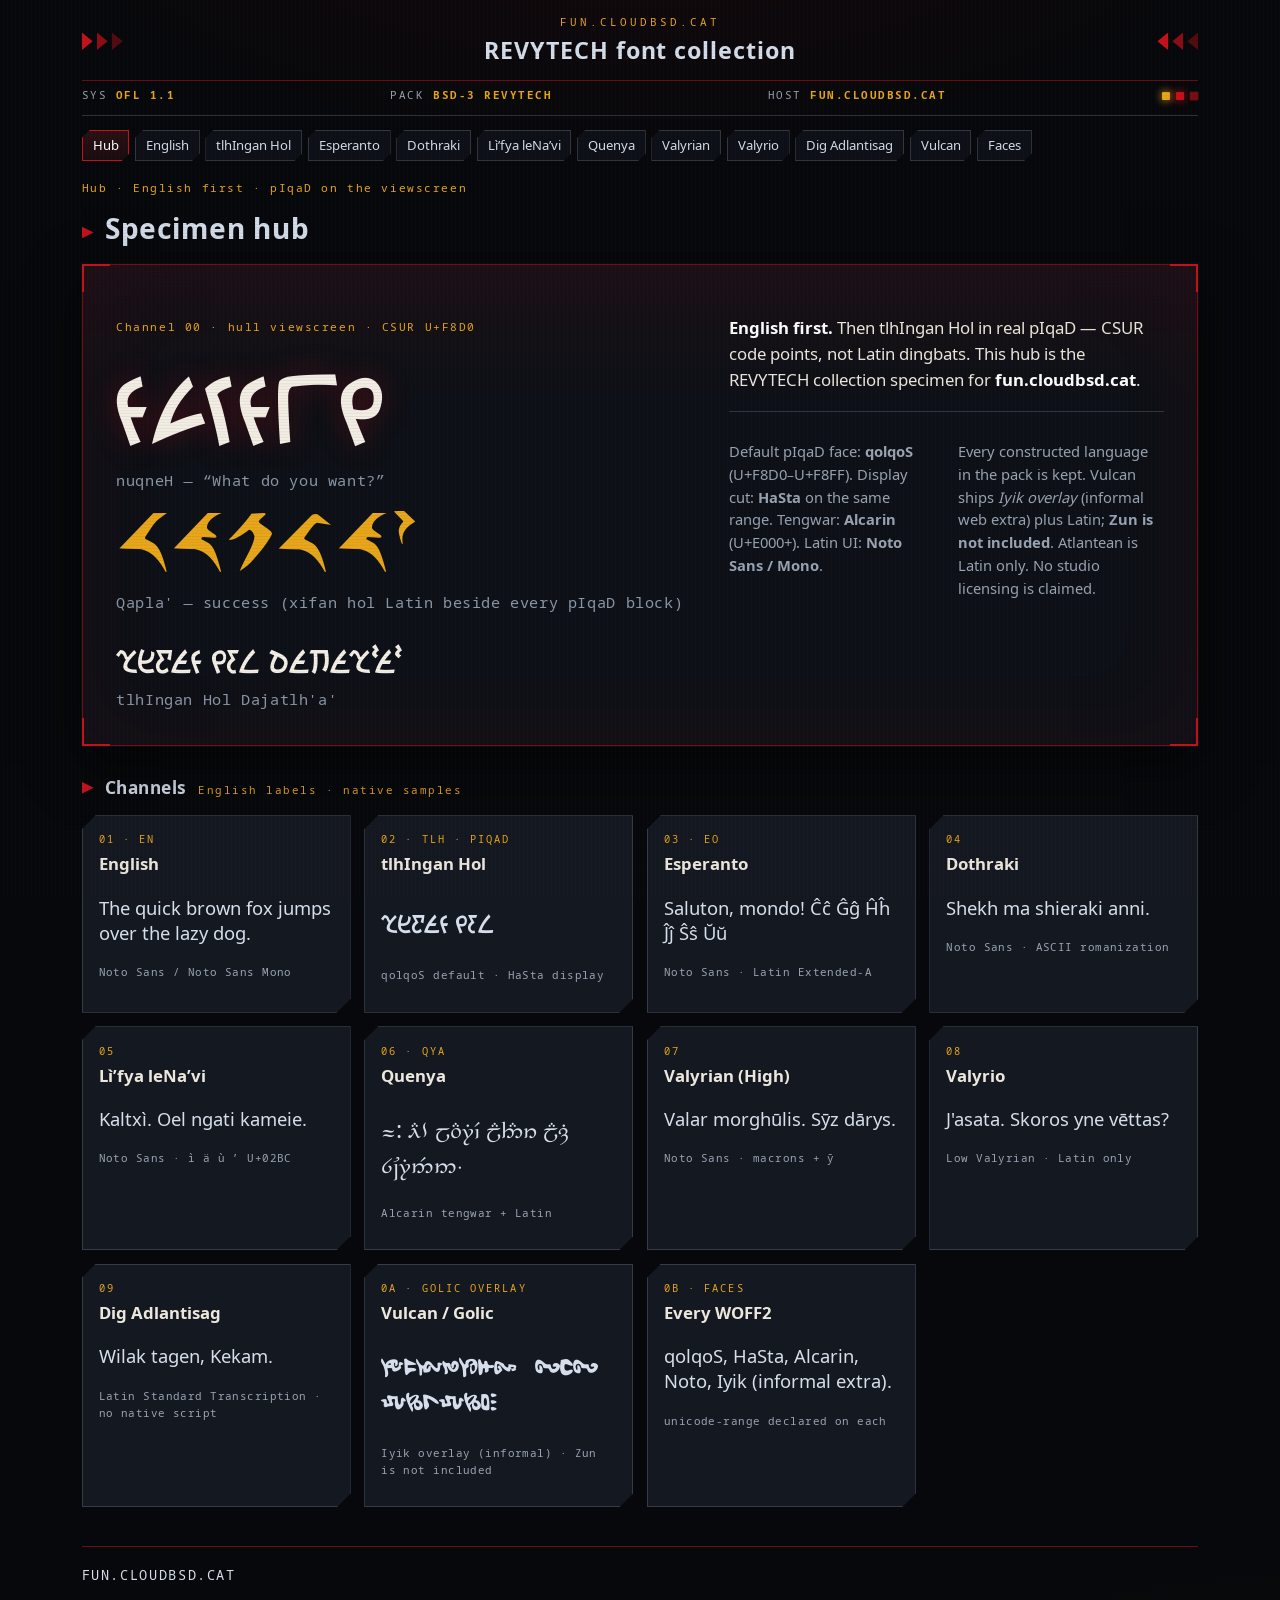
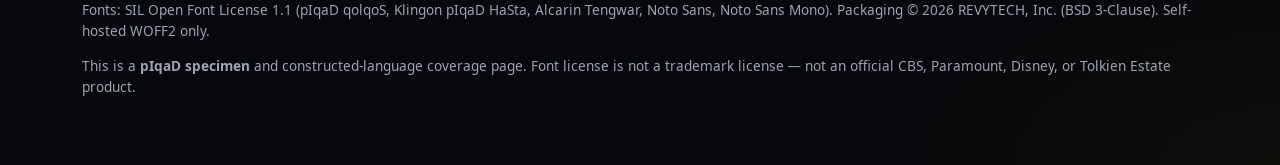
<file: www/index.html>
<!DOCTYPE html>
<html lang="en">
<head>
<meta charset="utf-8">
<meta name="viewport" content="width=device-width, initial-scale=1">
<title>REVYTECH font collection — fun.cloudbsd.cat</title>
<meta name="description" content="REVYTECH font specimen for fun.cloudbsd.cat: English first, then tlhIngan Hol in CSUR pIqaD, plus every constructed language in the pack.">
<link rel="canonical" href="https://fun.cloudbsd.cat/">
<link rel="stylesheet" href="css/specimen.css?v=elru1">
</head>
<body>
<a class="skip" href="#main">Skip to viewscreen</a>
<div class="shell">
  <header class="hud">
    <div class="chevrons" aria-hidden="true">
      <span class="chevron"></span><span class="chevron"></span><span class="chevron"></span>
    </div>
    <div class="brand">
      <a href="index.html">
        <span class="callsign">fun.cloudbsd.cat</span>
        <span class="site-title">REVYTECH font collection</span>
      </a>
    </div>
    <div class="chevrons flip" aria-hidden="true">
      <span class="chevron"></span><span class="chevron"></span><span class="chevron"></span>
    </div>
  </header>
  <div class="meta-strip">
    <span>SYS <strong>OFL 1.1</strong></span>
    <span>PACK <strong>BSD-3 REVYTECH</strong></span>
    <span>HOST <strong>fun.cloudbsd.cat</strong></span>
    <span class="leds" aria-hidden="true"><i class="led on"></i><i class="led warn"></i><i class="led"></i></span>
  </div>
  <nav class="channels" aria-label="Specimen channels">
<a href="index.html" aria-current="page">Hub</a>
<a href="english.html">English</a>
<a href="tlhingan.html">tlhIngan Hol</a>
<a href="esperanto.html">Esperanto</a>
<a href="dothraki.html">Dothraki</a>
<a href="navi.html">Lìʼfya leNaʼvi</a>
<a href="quenya.html">Quenya</a>
<a href="valyrian.html">Valyrian</a>
<a href="valyrio.html">Valyrio</a>
<a href="atlantean.html">Dig Adlantisag</a>
<a href="vulcan.html">Vulcan</a>
<a href="faces.html">Faces</a>
  </nav>
  <main id="main">
    <p class="kicker">Hub · English first · pIqaD on the viewscreen</p>
    <h1 class="plate" style="margin-top:0">Specimen hub</h1>

    <section class="viewscreen" aria-label="pIqaD viewscreen">
      <span class="vs-corners" aria-hidden="true"><i></i><i></i></span>
      <div class="hero-split">
        <div>
          <p class="kicker">Channel 00 · hull viewscreen · CSUR U+F8D0</p>
          <p class="hero-piqad" lang="tlh"></p>
          <p class="latin-readout">nuqneH — “What do you want?”</p>
          <p class="hero-hasta" lang="tlh"></p>
          <p class="latin-readout">Qapla' — success (xifan hol Latin beside every pIqaD block)</p>
        </div>
        <div>
          <p class="lede"><strong>English first.</strong> Then tlhIngan Hol in real pIqaD — CSUR code points, not Latin dingbats. This hub is the REVYTECH collection specimen for <strong>fun.cloudbsd.cat</strong>.</p>
          <div class="guidelines">
            <p>Default pIqaD face: <strong>qolqoS</strong> (U+F8D0–U+F8FF). Display cut: <strong>HaSta</strong> on the same range. Tengwar: <strong>Alcarin</strong> (U+E000+). Latin UI: <strong>Noto Sans / Mono</strong>.</p>
            <p>Every constructed language in the pack is kept. Vulcan ships <em>Iyik overlay</em> (informal web extra) plus Latin; <strong>Zun is not included</strong>. Atlantean is Latin only. No studio licensing is claimed.</p>
          </div>
        </div>
      </div>
      <p class="piqad" lang="tlh" style="margin:1.2rem 0 0.2rem;font-size:clamp(1.4rem,4vw,2.2rem)">  </p>
      <p class="latin-readout">tlhIngan Hol Dajatlh'a'</p>
    </section>

    <h2 class="plate">Channels <span>English labels · native samples</span></h2>
    <div class="grid">
      <a class="card" href="english.html">
        <div class="ch">01 · en</div>
        <h3>English</h3>
        <p class="preview">The quick brown fox jumps over the lazy dog.</p>
        <p class="face">Noto Sans / Noto Sans Mono</p>
      </a>
      <a class="card" href="tlhingan.html">
        <div class="ch">02 · tlh · pIqaD</div>
        <h3>tlhIngan Hol</h3>
        <p class="preview piqad" lang="tlh"> </p>
        <p class="face">qolqoS default · HaSta display</p>
      </a>
      <a class="card" href="esperanto.html">
        <div class="ch">03 · eo</div>
        <h3>Esperanto</h3>
        <p class="preview">Saluton, mondo! Ĉĉ Ĝĝ Ĥĥ Ĵĵ Ŝŝ Ŭŭ</p>
        <p class="face">Noto Sans · Latin Extended-A</p>
      </a>
      <a class="card" href="dothraki.html">
        <div class="ch">04</div>
        <h3>Dothraki</h3>
        <p class="preview">Shekh ma shieraki anni.</p>
        <p class="face">Noto Sans · ASCII romanization</p>
      </a>
      <a class="card" href="navi.html">
        <div class="ch">05</div>
        <h3>Lìʼfya leNaʼvi</h3>
        <p class="preview">Kaltxì. Oel ngati kameie.</p>
        <p class="face">Noto Sans · ì ä ù ʼ U+02BC</p>
      </a>
      <a class="card" href="quenya.html">
        <div class="ch">06 · qya</div>
        <h3>Quenya</h3>
        <p class="preview tengwar">:     ⸱</p>
        <p class="face">Alcarin tengwar + Latin</p>
      </a>
      <a class="card" href="valyrian.html">
        <div class="ch">07</div>
        <h3>Valyrian (High)</h3>
        <p class="preview">Valar morghūlis. Sȳz dārys.</p>
        <p class="face">Noto Sans · macrons + ȳ</p>
      </a>
      <a class="card" href="valyrio.html">
        <div class="ch">08</div>
        <h3>Valyrio</h3>
        <p class="preview">J'asata. Skoros yne vēttas?</p>
        <p class="face">Low Valyrian · Latin only</p>
      </a>
      <a class="card" href="atlantean.html">
        <div class="ch">09</div>
        <h3>Dig Adlantisag</h3>
        <p class="preview">Wilak tagen, Kekam.</p>
        <p class="face">Latin Standard Transcription · no native script</p>
      </a>
      <a class="card" href="vulcan.html">
        <div class="ch">0A · golic overlay</div>
        <h3>Vulcan / Golic</h3>
        <p class="preview golic">dif-tor heh smusma.</p>
        <p class="face">Iyik overlay (informal) · Zun is not included</p>
      </a>
      <a class="card" href="faces.html">
        <div class="ch">0B · faces</div>
        <h3>Every WOFF2</h3>
        <p class="preview">qolqoS, HaSta, Alcarin, Noto, Iyik (informal extra).</p>
        <p class="face">unicode-range declared on each</p>
      </a>
    </div>

  </main>
  <footer class="hull-foot">
    <p class="host">fun.cloudbsd.cat</p>
    <p>Fonts: SIL Open Font License 1.1 (pIqaD qolqoS, Klingon pIqaD HaSta, Alcarin Tengwar, Noto Sans, Noto Sans Mono). Packaging © 2026 REVYTECH, Inc. (BSD 3-Clause). Self-hosted WOFF2 only.</p>
    <p>This is a <strong>pIqaD specimen</strong> and constructed-language coverage page. Font license is not a trademark license — not an official CBS, Paramount, Disney, or Tolkien Estate product.</p>
  </footer>
</div>
</body>
</html>
</file>
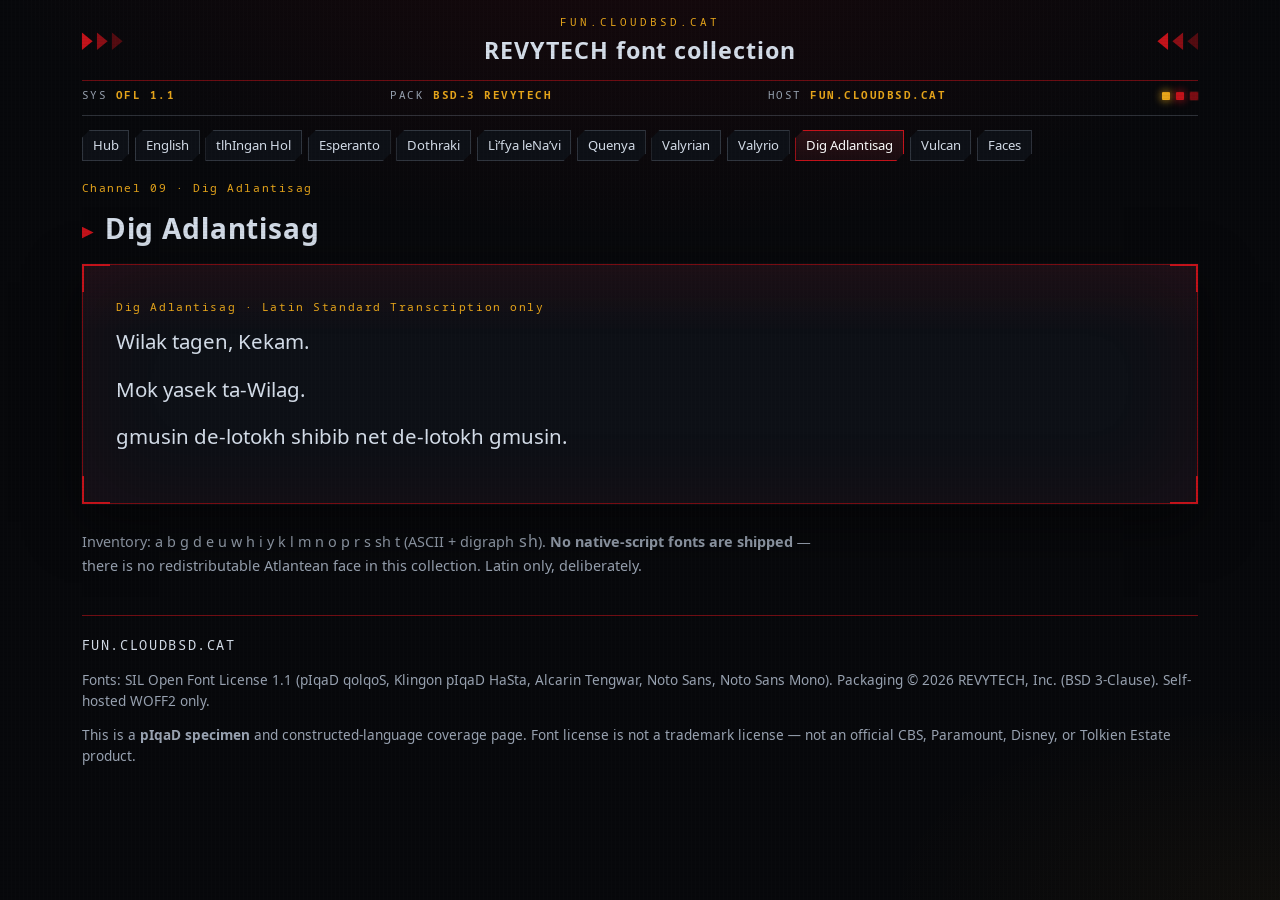
<file: www/atlantean.html>
<!DOCTYPE html>
<html lang="en">
<head>
<meta charset="utf-8">
<meta name="viewport" content="width=device-width, initial-scale=1">
<title>Dig Adlantisag — REVYTECH specimen — fun.cloudbsd.cat</title>
<meta name="description" content="Dig Adlantisag Latin Standard Transcription. No native script shipped. fun.cloudbsd.cat.">
<link rel="canonical" href="https://fun.cloudbsd.cat/atlantean.html">
<link rel="stylesheet" href="css/specimen.css">
</head>
<body>
<a class="skip" href="#main">Skip to viewscreen</a>
<div class="shell">
  <header class="hud">
    <div class="chevrons" aria-hidden="true">
      <span class="chevron"></span><span class="chevron"></span><span class="chevron"></span>
    </div>
    <div class="brand">
      <a href="index.html">
        <span class="callsign">fun.cloudbsd.cat</span>
        <span class="site-title">REVYTECH font collection</span>
      </a>
    </div>
    <div class="chevrons flip" aria-hidden="true">
      <span class="chevron"></span><span class="chevron"></span><span class="chevron"></span>
    </div>
  </header>
  <div class="meta-strip">
    <span>SYS <strong>OFL 1.1</strong></span>
    <span>PACK <strong>BSD-3 REVYTECH</strong></span>
    <span>HOST <strong>fun.cloudbsd.cat</strong></span>
    <span class="leds" aria-hidden="true"><i class="led on"></i><i class="led warn"></i><i class="led"></i></span>
  </div>
  <nav class="channels" aria-label="Specimen channels">
<a href="index.html">Hub</a>
<a href="english.html">English</a>
<a href="tlhingan.html">tlhIngan Hol</a>
<a href="esperanto.html">Esperanto</a>
<a href="dothraki.html">Dothraki</a>
<a href="navi.html">Lìʼfya leNaʼvi</a>
<a href="quenya.html">Quenya</a>
<a href="valyrian.html">Valyrian</a>
<a href="valyrio.html">Valyrio</a>
<a href="atlantean.html" aria-current="page">Dig Adlantisag</a>
<a href="vulcan.html">Vulcan</a>
<a href="faces.html">Faces</a>
  </nav>
  <main id="main">
    <p class="kicker">Channel 09 · Dig Adlantisag</p>
    <h1 class="plate" style="margin-top:0">Dig Adlantisag</h1>

    <section class="viewscreen">
      <span class="vs-corners" aria-hidden="true"><i></i><i></i></span>
      <p class="kicker">Dig Adlantisag · Latin Standard Transcription only</p>
      <p class="sample">Wilak tagen, Kekam.</p>
      <p class="sample">Mok yasek ta-Wilag.</p>
      <p class="sample">gmusin de-lotokh shibib net de-lotokh gmusin.</p>
    </section>
    <p class="note">Inventory: a b g d e u w h i y k l m n o p r s sh t (ASCII + digraph <code class="mono">sh</code>). <strong>No native-script fonts are shipped</strong> — there is no redistributable Atlantean face in this collection. Latin only, deliberately.</p>

  </main>
  <footer class="hull-foot">
    <p class="host">fun.cloudbsd.cat</p>
    <p>Fonts: SIL Open Font License 1.1 (pIqaD qolqoS, Klingon pIqaD HaSta, Alcarin Tengwar, Noto Sans, Noto Sans Mono). Packaging © 2026 REVYTECH, Inc. (BSD 3-Clause). Self-hosted WOFF2 only.</p>
    <p>This is a <strong>pIqaD specimen</strong> and constructed-language coverage page. Font license is not a trademark license — not an official CBS, Paramount, Disney, or Tolkien Estate product.</p>
  </footer>
</div>
</body>
</html>
</file>
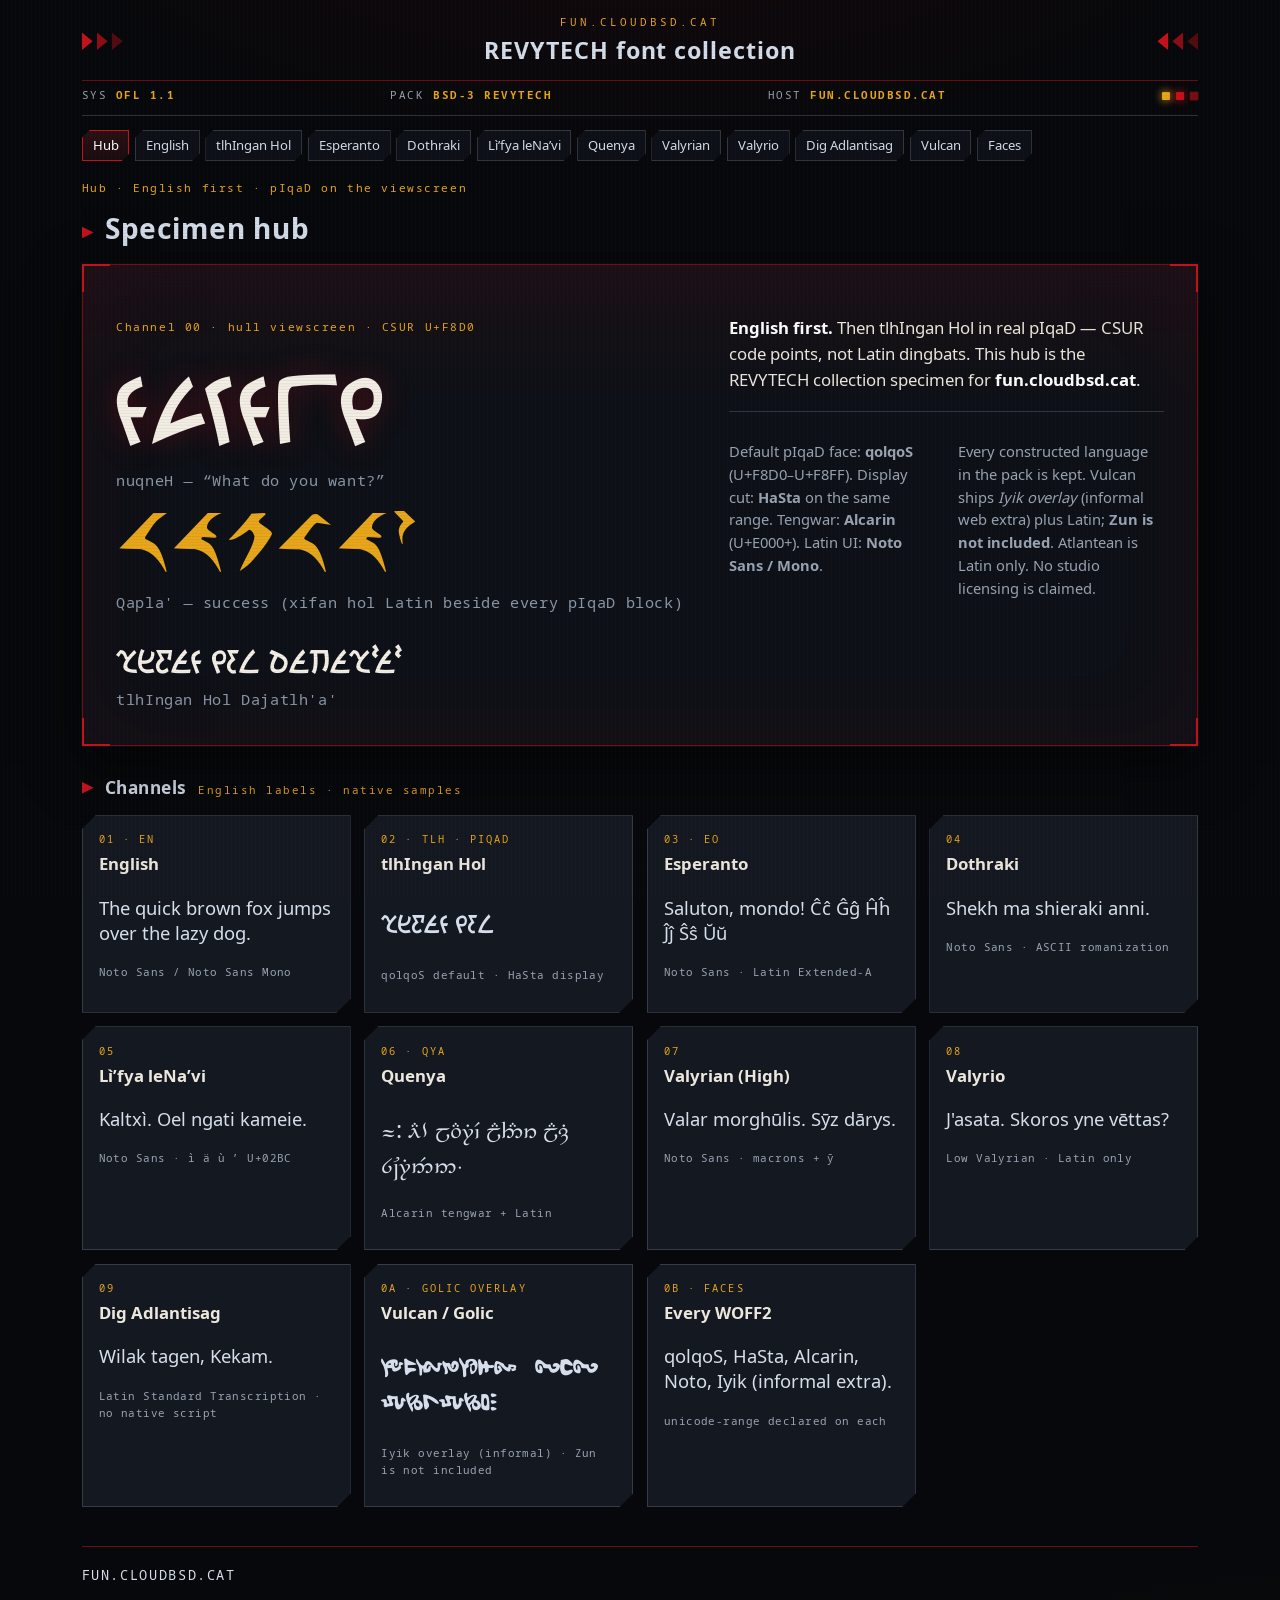
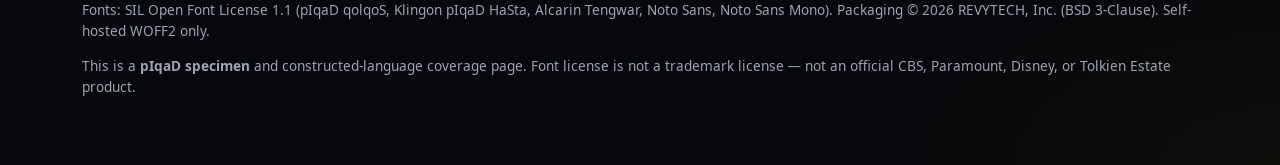
<file: www/demo.html>
<!DOCTYPE html>
<html lang="en">
<head>
<meta charset="utf-8">
<meta http-equiv="refresh" content="0; url=index.html">
<link rel="canonical" href="https://fun.cloudbsd.cat/">
<title>REVYTECH font collection — specimen</title>
</head>
<body>
<p>Specimen hub is <a href="index.html">index.html</a> (live: <a href="https://fun.cloudbsd.cat/">https://fun.cloudbsd.cat</a>).</p>
</body>
</html>
</file>
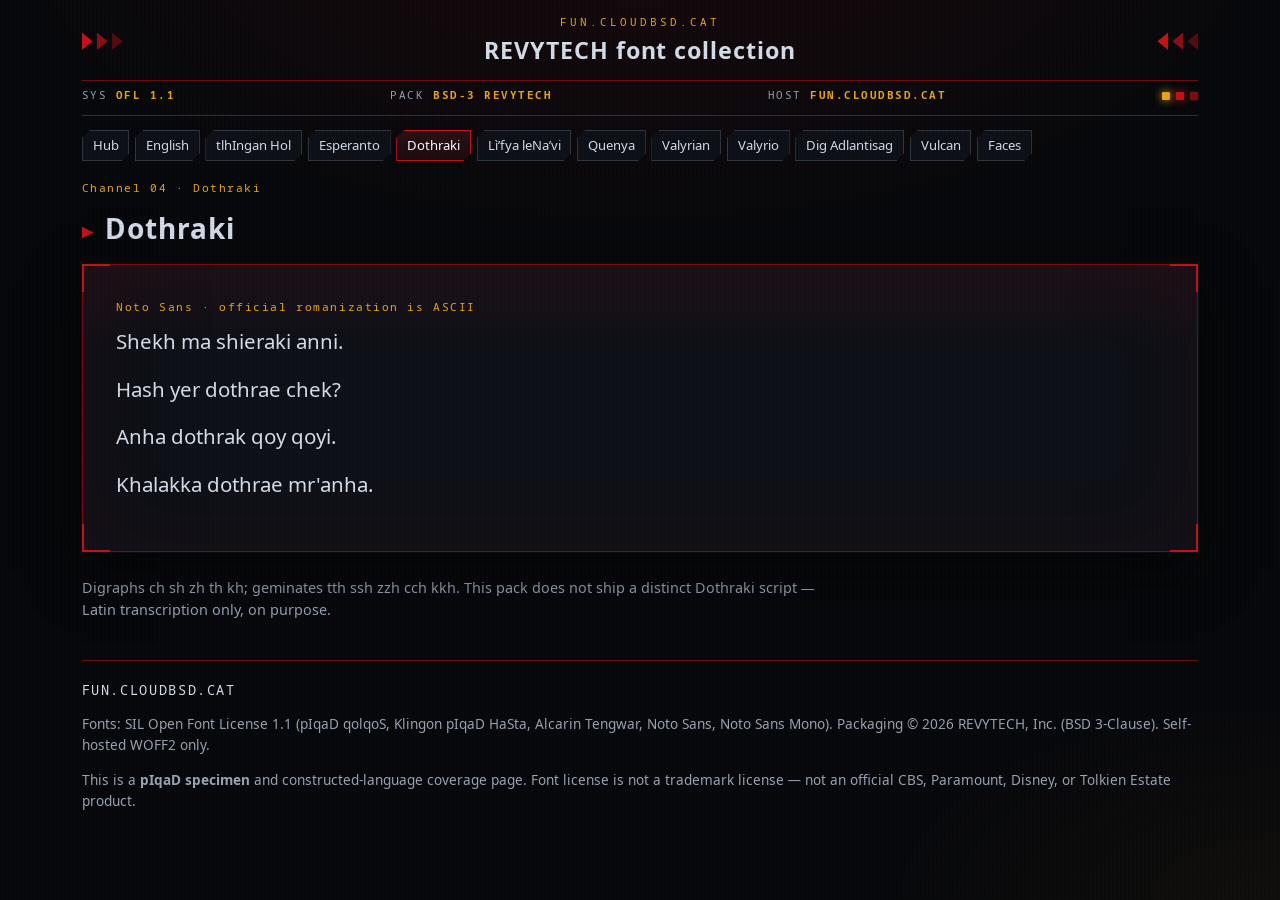
<file: www/dothraki.html>
<!DOCTYPE html>
<html lang="en">
<head>
<meta charset="utf-8">
<meta name="viewport" content="width=device-width, initial-scale=1">
<title>Dothraki — REVYTECH specimen — fun.cloudbsd.cat</title>
<meta name="description" content="Dothraki Latin romanization specimen. fun.cloudbsd.cat.">
<link rel="canonical" href="https://fun.cloudbsd.cat/dothraki.html">
<link rel="stylesheet" href="css/specimen.css">
</head>
<body>
<a class="skip" href="#main">Skip to viewscreen</a>
<div class="shell">
  <header class="hud">
    <div class="chevrons" aria-hidden="true">
      <span class="chevron"></span><span class="chevron"></span><span class="chevron"></span>
    </div>
    <div class="brand">
      <a href="index.html">
        <span class="callsign">fun.cloudbsd.cat</span>
        <span class="site-title">REVYTECH font collection</span>
      </a>
    </div>
    <div class="chevrons flip" aria-hidden="true">
      <span class="chevron"></span><span class="chevron"></span><span class="chevron"></span>
    </div>
  </header>
  <div class="meta-strip">
    <span>SYS <strong>OFL 1.1</strong></span>
    <span>PACK <strong>BSD-3 REVYTECH</strong></span>
    <span>HOST <strong>fun.cloudbsd.cat</strong></span>
    <span class="leds" aria-hidden="true"><i class="led on"></i><i class="led warn"></i><i class="led"></i></span>
  </div>
  <nav class="channels" aria-label="Specimen channels">
<a href="index.html">Hub</a>
<a href="english.html">English</a>
<a href="tlhingan.html">tlhIngan Hol</a>
<a href="esperanto.html">Esperanto</a>
<a href="dothraki.html" aria-current="page">Dothraki</a>
<a href="navi.html">Lìʼfya leNaʼvi</a>
<a href="quenya.html">Quenya</a>
<a href="valyrian.html">Valyrian</a>
<a href="valyrio.html">Valyrio</a>
<a href="atlantean.html">Dig Adlantisag</a>
<a href="vulcan.html">Vulcan</a>
<a href="faces.html">Faces</a>
  </nav>
  <main id="main">
    <p class="kicker">Channel 04 · Dothraki</p>
    <h1 class="plate" style="margin-top:0">Dothraki</h1>

    <section class="viewscreen">
      <span class="vs-corners" aria-hidden="true"><i></i><i></i></span>
      <p class="kicker">Noto Sans · official romanization is ASCII</p>
      <p class="sample">Shekh ma shieraki anni.</p>
      <p class="sample">Hash yer dothrae chek?</p>
      <p class="sample">Anha dothrak qoy qoyi.</p>
      <p class="sample">Khalakka dothrae mr'anha.</p>
    </section>
    <p class="note">Digraphs ch sh zh th kh; geminates tth ssh zzh cch kkh. This pack does not ship a distinct Dothraki script — Latin transcription only, on purpose.</p>

  </main>
  <footer class="hull-foot">
    <p class="host">fun.cloudbsd.cat</p>
    <p>Fonts: SIL Open Font License 1.1 (pIqaD qolqoS, Klingon pIqaD HaSta, Alcarin Tengwar, Noto Sans, Noto Sans Mono). Packaging © 2026 REVYTECH, Inc. (BSD 3-Clause). Self-hosted WOFF2 only.</p>
    <p>This is a <strong>pIqaD specimen</strong> and constructed-language coverage page. Font license is not a trademark license — not an official CBS, Paramount, Disney, or Tolkien Estate product.</p>
  </footer>
</div>
</body>
</html>
</file>
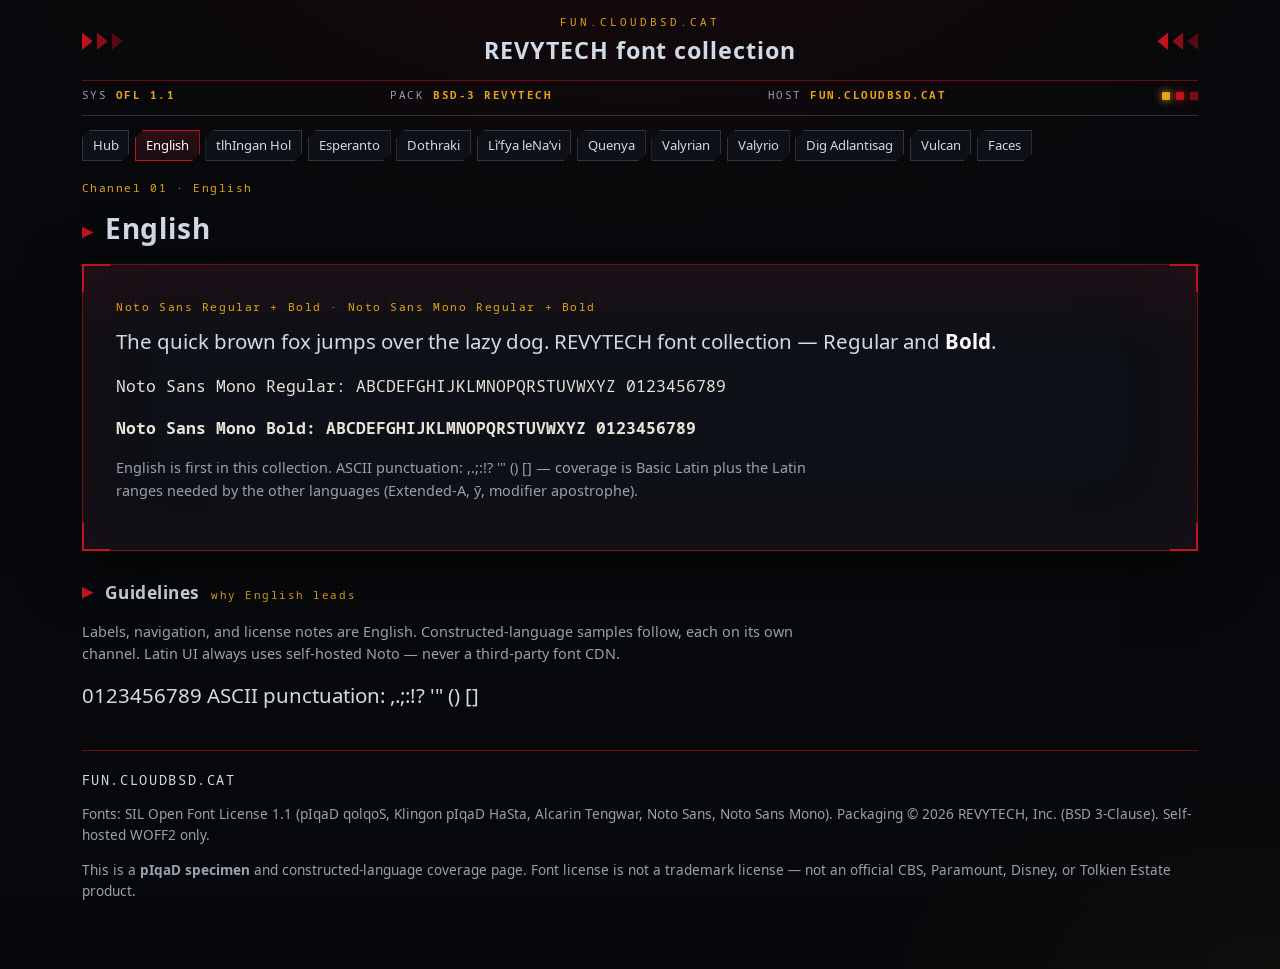
<file: www/english.html>
<!DOCTYPE html>
<html lang="en">
<head>
<meta charset="utf-8">
<meta name="viewport" content="width=device-width, initial-scale=1">
<title>English — REVYTECH specimen — fun.cloudbsd.cat</title>
<meta name="description" content="English specimen: Noto Sans and Noto Sans Mono, Regular and Bold. fun.cloudbsd.cat.">
<link rel="canonical" href="https://fun.cloudbsd.cat/english.html">
<link rel="stylesheet" href="css/specimen.css">
</head>
<body>
<a class="skip" href="#main">Skip to viewscreen</a>
<div class="shell">
  <header class="hud">
    <div class="chevrons" aria-hidden="true">
      <span class="chevron"></span><span class="chevron"></span><span class="chevron"></span>
    </div>
    <div class="brand">
      <a href="index.html">
        <span class="callsign">fun.cloudbsd.cat</span>
        <span class="site-title">REVYTECH font collection</span>
      </a>
    </div>
    <div class="chevrons flip" aria-hidden="true">
      <span class="chevron"></span><span class="chevron"></span><span class="chevron"></span>
    </div>
  </header>
  <div class="meta-strip">
    <span>SYS <strong>OFL 1.1</strong></span>
    <span>PACK <strong>BSD-3 REVYTECH</strong></span>
    <span>HOST <strong>fun.cloudbsd.cat</strong></span>
    <span class="leds" aria-hidden="true"><i class="led on"></i><i class="led warn"></i><i class="led"></i></span>
  </div>
  <nav class="channels" aria-label="Specimen channels">
<a href="index.html">Hub</a>
<a href="english.html" aria-current="page">English</a>
<a href="tlhingan.html">tlhIngan Hol</a>
<a href="esperanto.html">Esperanto</a>
<a href="dothraki.html">Dothraki</a>
<a href="navi.html">Lìʼfya leNaʼvi</a>
<a href="quenya.html">Quenya</a>
<a href="valyrian.html">Valyrian</a>
<a href="valyrio.html">Valyrio</a>
<a href="atlantean.html">Dig Adlantisag</a>
<a href="vulcan.html">Vulcan</a>
<a href="faces.html">Faces</a>
  </nav>
  <main id="main">
    <p class="kicker">Channel 01 · English</p>
    <h1 class="plate" style="margin-top:0">English</h1>

    <section class="viewscreen">
      <span class="vs-corners" aria-hidden="true"><i></i><i></i></span>
      <p class="kicker">Noto Sans Regular + Bold · Noto Sans Mono Regular + Bold</p>
      <p class="sample">The quick brown fox jumps over the lazy dog. REVYTECH font collection — Regular and <strong>Bold</strong>.</p>
      <p class="mono">Noto Sans Mono Regular: ABCDEFGHIJKLMNOPQRSTUVWXYZ 0123456789</p>
      <p class="mono-bold">Noto Sans Mono Bold: ABCDEFGHIJKLMNOPQRSTUVWXYZ 0123456789</p>
      <p class="note">English is first in this collection. ASCII punctuation: ,.;:!? '" () [] — coverage is Basic Latin plus the Latin ranges needed by the other languages (Extended-A, ȳ, modifier apostrophe).</p>
    </section>
    <h2 class="plate">Guidelines <span>why English leads</span></h2>
    <p class="note">Labels, navigation, and license notes are English. Constructed-language samples follow, each on its own channel. Latin UI always uses self-hosted Noto — never a third-party font CDN.</p>
    <p class="sample">0123456789 ASCII punctuation: ,.;:!? '" () []</p>

  </main>
  <footer class="hull-foot">
    <p class="host">fun.cloudbsd.cat</p>
    <p>Fonts: SIL Open Font License 1.1 (pIqaD qolqoS, Klingon pIqaD HaSta, Alcarin Tengwar, Noto Sans, Noto Sans Mono). Packaging © 2026 REVYTECH, Inc. (BSD 3-Clause). Self-hosted WOFF2 only.</p>
    <p>This is a <strong>pIqaD specimen</strong> and constructed-language coverage page. Font license is not a trademark license — not an official CBS, Paramount, Disney, or Tolkien Estate product.</p>
  </footer>
</div>
</body>
</html>
</file>
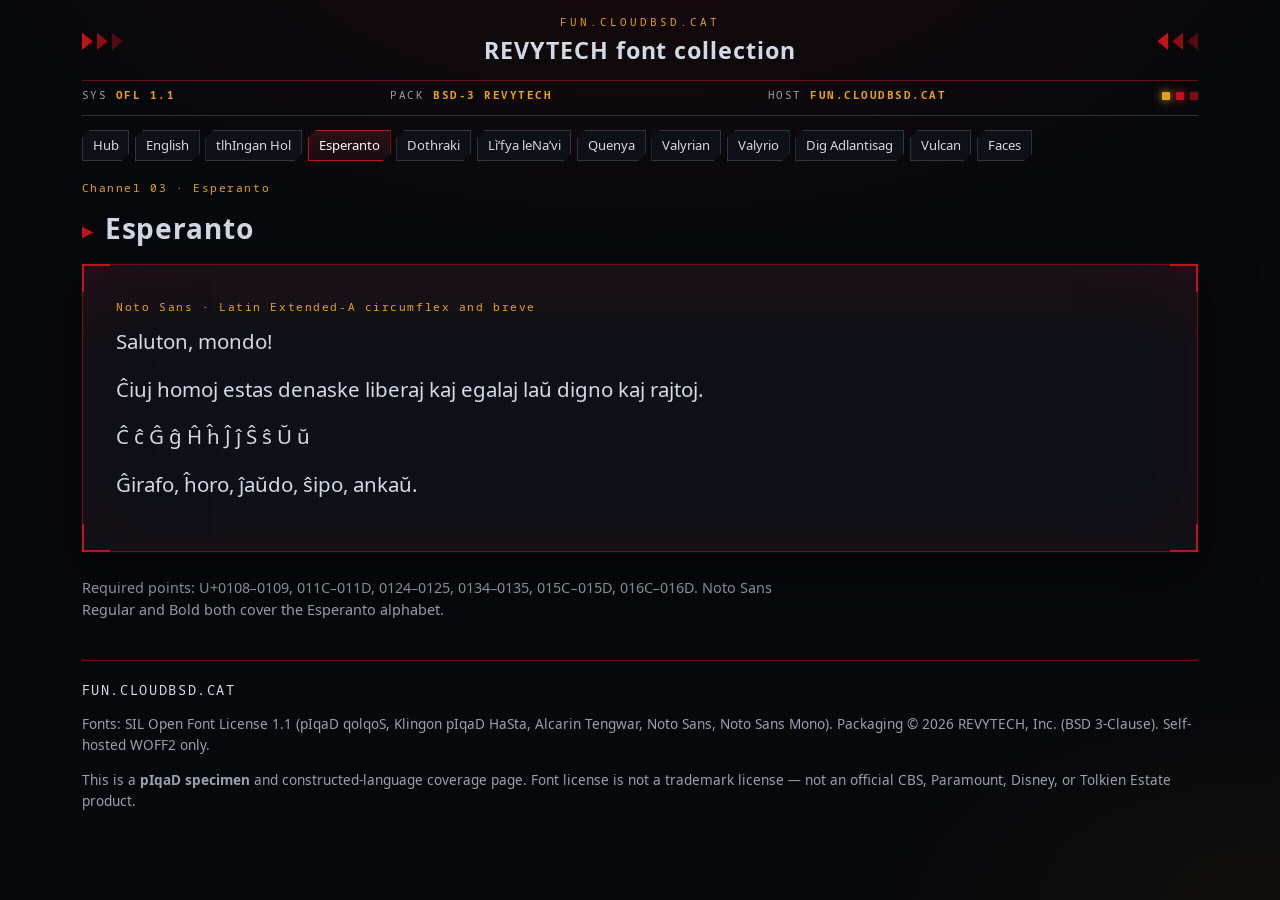
<file: www/esperanto.html>
<!DOCTYPE html>
<html lang="en">
<head>
<meta charset="utf-8">
<meta name="viewport" content="width=device-width, initial-scale=1">
<title>Esperanto — REVYTECH specimen — fun.cloudbsd.cat</title>
<meta name="description" content="Esperanto specimen with ĉ ĝ ĥ ĵ ŝ ŭ on Noto Sans. fun.cloudbsd.cat.">
<link rel="canonical" href="https://fun.cloudbsd.cat/esperanto.html">
<link rel="stylesheet" href="css/specimen.css">
</head>
<body>
<a class="skip" href="#main">Skip to viewscreen</a>
<div class="shell">
  <header class="hud">
    <div class="chevrons" aria-hidden="true">
      <span class="chevron"></span><span class="chevron"></span><span class="chevron"></span>
    </div>
    <div class="brand">
      <a href="index.html">
        <span class="callsign">fun.cloudbsd.cat</span>
        <span class="site-title">REVYTECH font collection</span>
      </a>
    </div>
    <div class="chevrons flip" aria-hidden="true">
      <span class="chevron"></span><span class="chevron"></span><span class="chevron"></span>
    </div>
  </header>
  <div class="meta-strip">
    <span>SYS <strong>OFL 1.1</strong></span>
    <span>PACK <strong>BSD-3 REVYTECH</strong></span>
    <span>HOST <strong>fun.cloudbsd.cat</strong></span>
    <span class="leds" aria-hidden="true"><i class="led on"></i><i class="led warn"></i><i class="led"></i></span>
  </div>
  <nav class="channels" aria-label="Specimen channels">
<a href="index.html">Hub</a>
<a href="english.html">English</a>
<a href="tlhingan.html">tlhIngan Hol</a>
<a href="esperanto.html" aria-current="page">Esperanto</a>
<a href="dothraki.html">Dothraki</a>
<a href="navi.html">Lìʼfya leNaʼvi</a>
<a href="quenya.html">Quenya</a>
<a href="valyrian.html">Valyrian</a>
<a href="valyrio.html">Valyrio</a>
<a href="atlantean.html">Dig Adlantisag</a>
<a href="vulcan.html">Vulcan</a>
<a href="faces.html">Faces</a>
  </nav>
  <main id="main">
    <p class="kicker">Channel 03 · Esperanto</p>
    <h1 class="plate" style="margin-top:0">Esperanto</h1>

    <section class="viewscreen">
      <span class="vs-corners" aria-hidden="true"><i></i><i></i></span>
      <p class="kicker">Noto Sans · Latin Extended-A circumflex and breve</p>
      <p class="sample">Saluton, mondo!</p>
      <p class="sample">Ĉiuj homoj estas denaske liberaj kaj egalaj laŭ digno kaj rajtoj.</p>
      <p class="sample">Ĉ ĉ Ĝ ĝ Ĥ ĥ Ĵ ĵ Ŝ ŝ Ŭ ŭ</p>
      <p class="sample">Ĝirafo, ĥoro, ĵaŭdo, ŝipo, ankaŭ.</p>
    </section>
    <p class="note">Required points: U+0108–0109, 011C–011D, 0124–0125, 0134–0135, 015C–015D, 016C–016D. Noto Sans Regular and Bold both cover the Esperanto alphabet.</p>

  </main>
  <footer class="hull-foot">
    <p class="host">fun.cloudbsd.cat</p>
    <p>Fonts: SIL Open Font License 1.1 (pIqaD qolqoS, Klingon pIqaD HaSta, Alcarin Tengwar, Noto Sans, Noto Sans Mono). Packaging © 2026 REVYTECH, Inc. (BSD 3-Clause). Self-hosted WOFF2 only.</p>
    <p>This is a <strong>pIqaD specimen</strong> and constructed-language coverage page. Font license is not a trademark license — not an official CBS, Paramount, Disney, or Tolkien Estate product.</p>
  </footer>
</div>
</body>
</html>
</file>
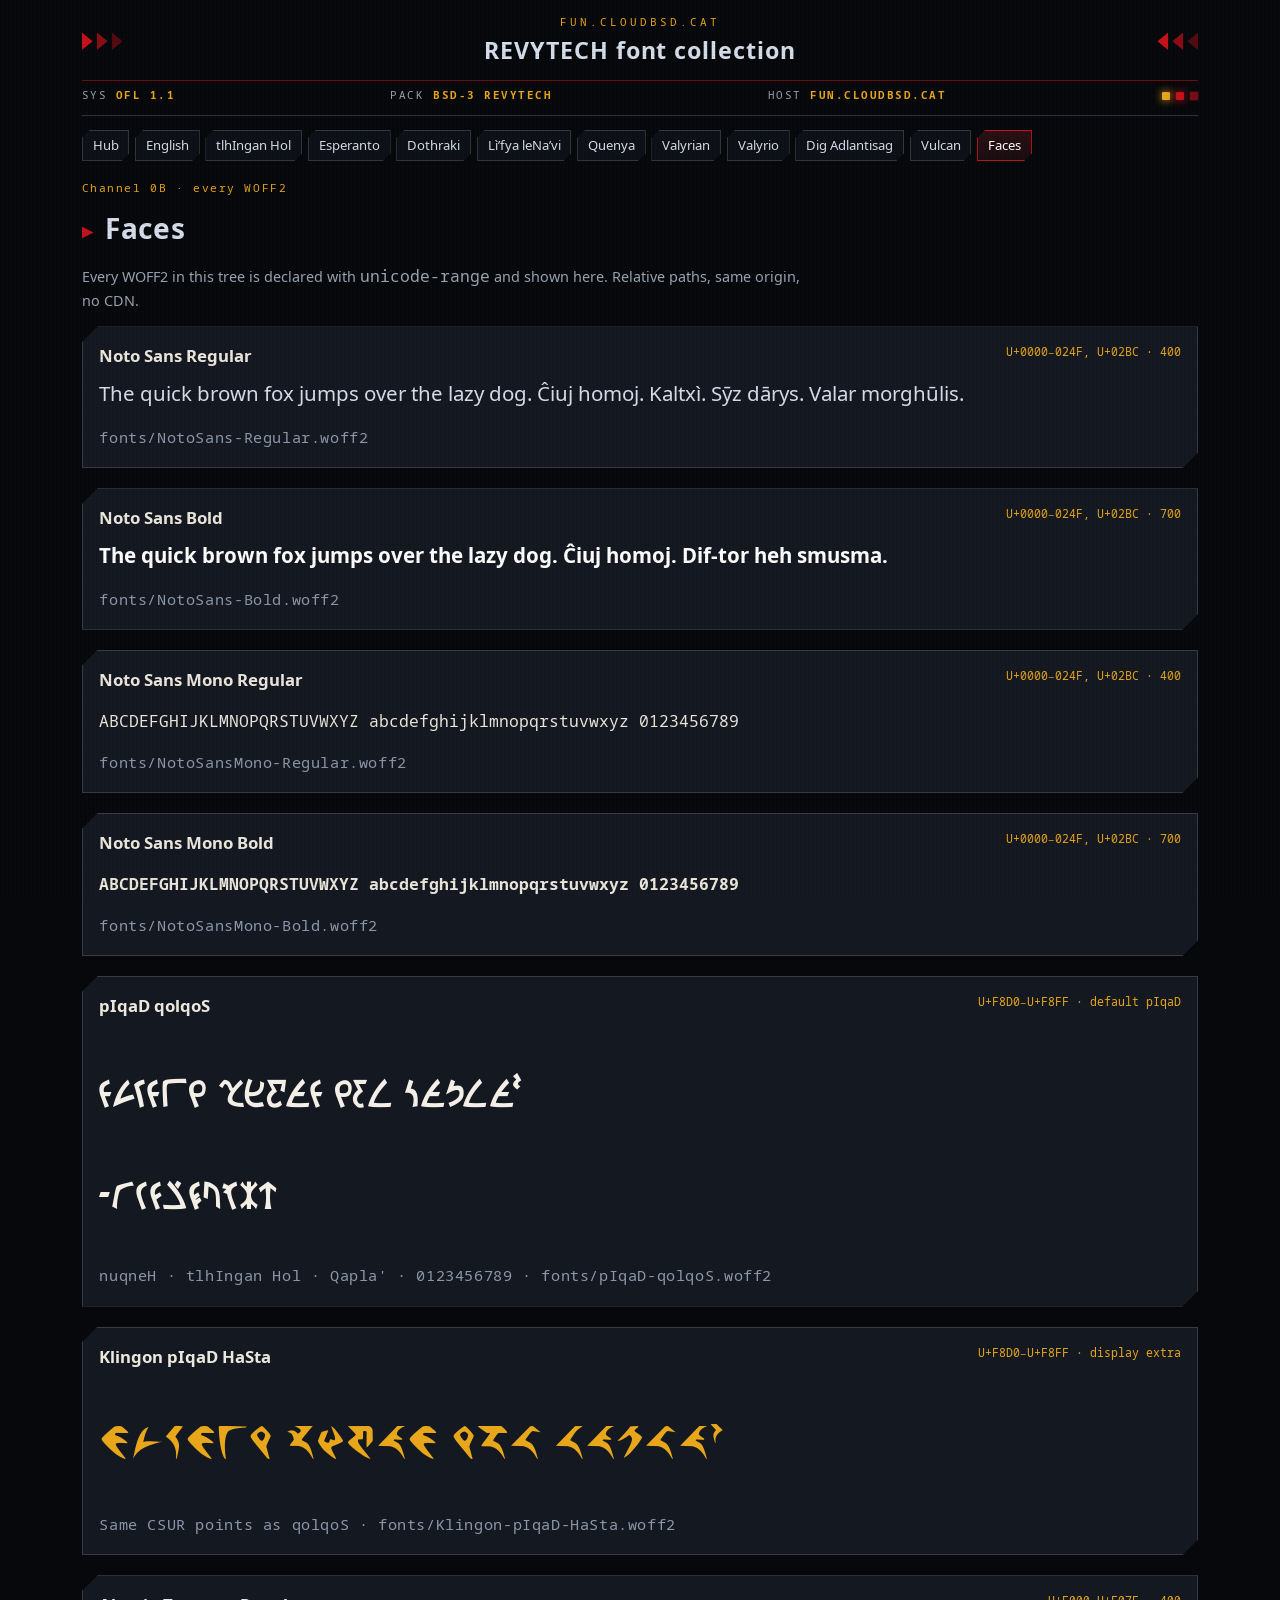
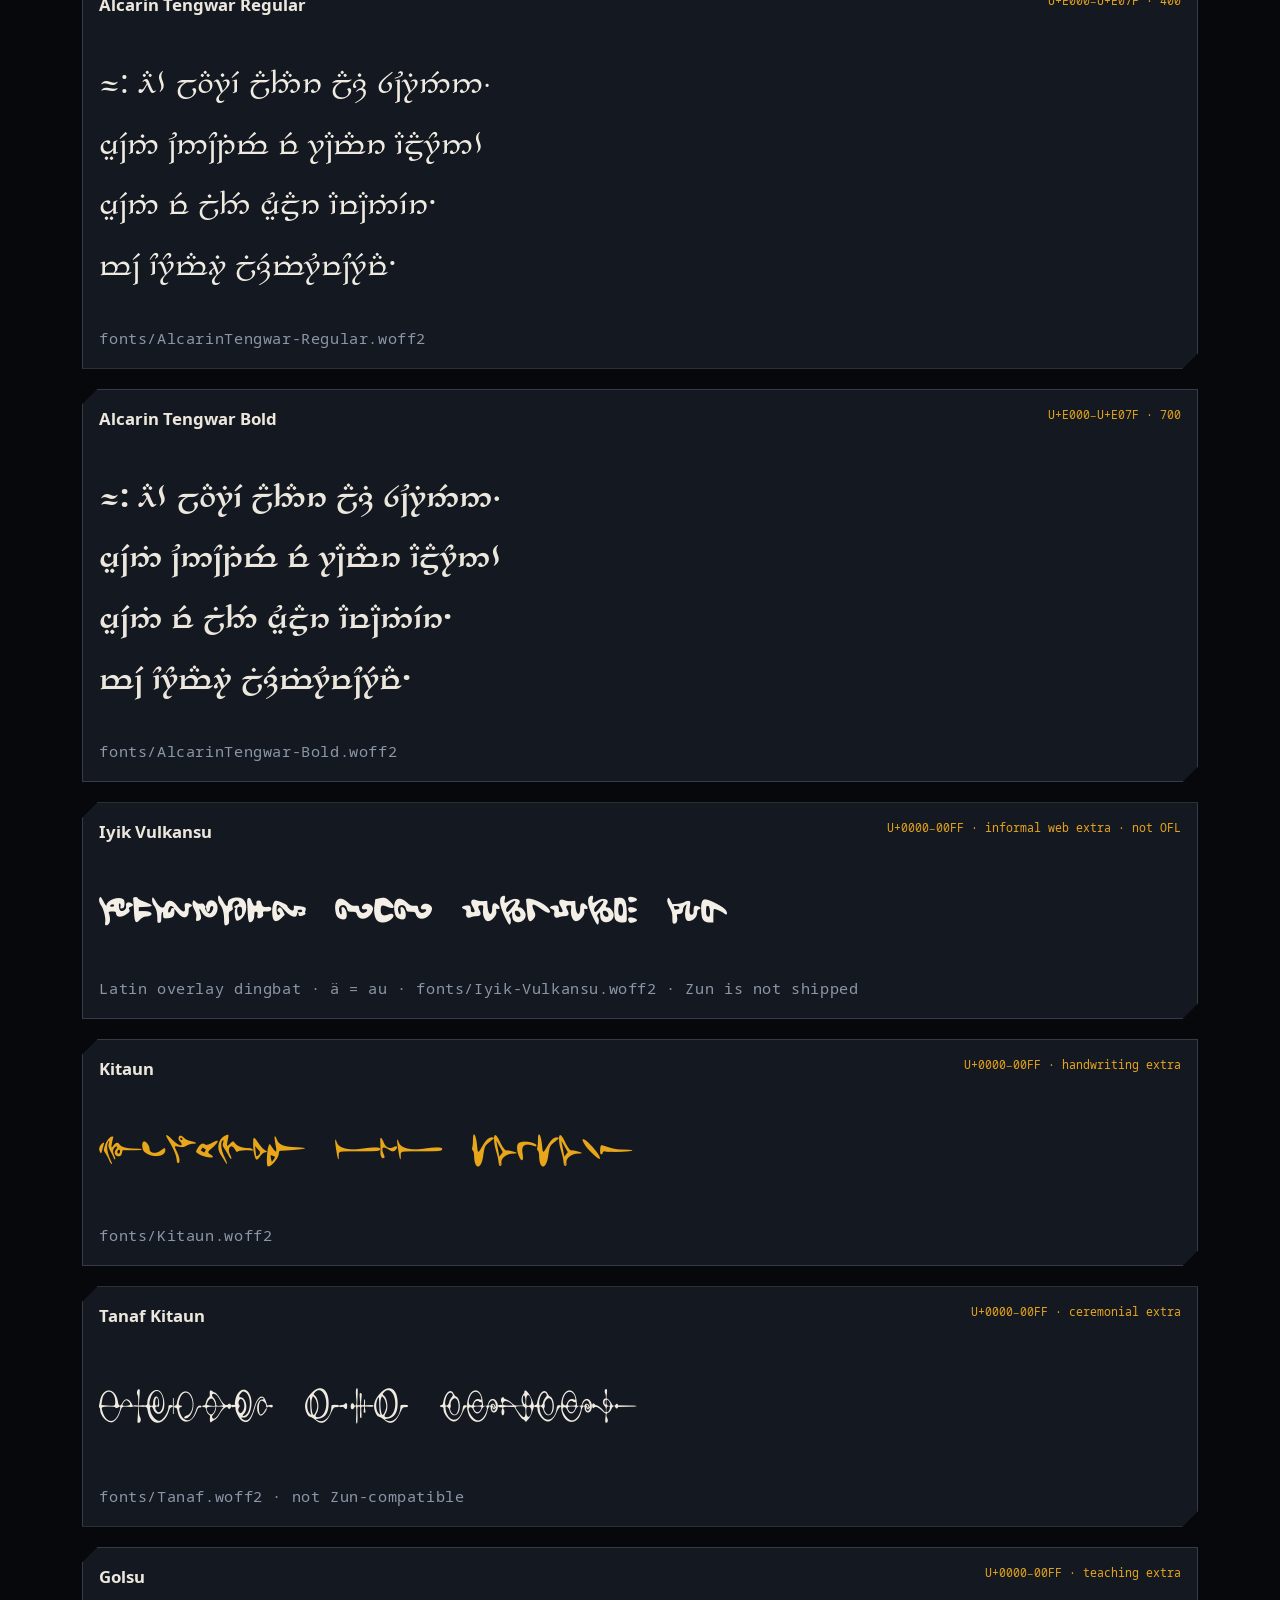
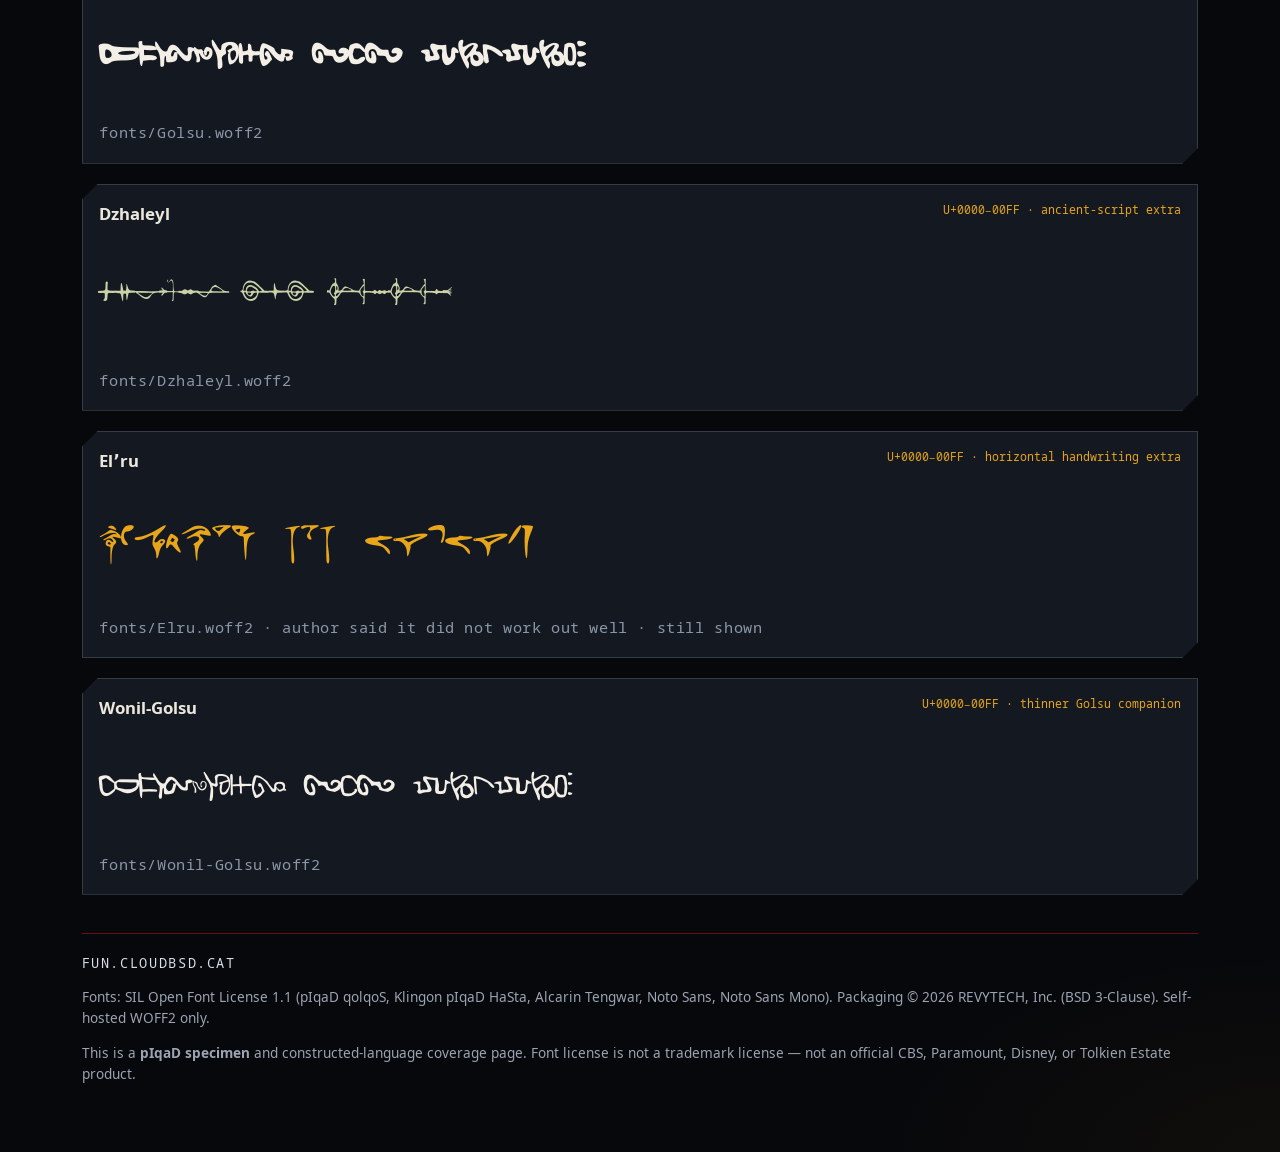
<file: www/faces.html>
<!DOCTYPE html>
<html lang="en">
<head>
<meta charset="utf-8">
<meta name="viewport" content="width=device-width, initial-scale=1">
<title>Faces — REVYTECH specimen — fun.cloudbsd.cat</title>
<meta name="description" content="Every self-hosted WOFF2 in the REVYTECH specimen with unicode-range. fun.cloudbsd.cat.">
<link rel="canonical" href="https://fun.cloudbsd.cat/faces.html">
<link rel="stylesheet" href="css/specimen.css?v=elru1">
</head>
<body>
<a class="skip" href="#main">Skip to viewscreen</a>
<div class="shell">
  <header class="hud">
    <div class="chevrons" aria-hidden="true">
      <span class="chevron"></span><span class="chevron"></span><span class="chevron"></span>
    </div>
    <div class="brand">
      <a href="index.html">
        <span class="callsign">fun.cloudbsd.cat</span>
        <span class="site-title">REVYTECH font collection</span>
      </a>
    </div>
    <div class="chevrons flip" aria-hidden="true">
      <span class="chevron"></span><span class="chevron"></span><span class="chevron"></span>
    </div>
  </header>
  <div class="meta-strip">
    <span>SYS <strong>OFL 1.1</strong></span>
    <span>PACK <strong>BSD-3 REVYTECH</strong></span>
    <span>HOST <strong>fun.cloudbsd.cat</strong></span>
    <span class="leds" aria-hidden="true"><i class="led on"></i><i class="led warn"></i><i class="led"></i></span>
  </div>
  <nav class="channels" aria-label="Specimen channels">
<a href="index.html">Hub</a>
<a href="english.html">English</a>
<a href="tlhingan.html">tlhIngan Hol</a>
<a href="esperanto.html">Esperanto</a>
<a href="dothraki.html">Dothraki</a>
<a href="navi.html">Lìʼfya leNaʼvi</a>
<a href="quenya.html">Quenya</a>
<a href="valyrian.html">Valyrian</a>
<a href="valyrio.html">Valyrio</a>
<a href="atlantean.html">Dig Adlantisag</a>
<a href="vulcan.html">Vulcan</a>
<a href="faces.html" aria-current="page">Faces</a>
  </nav>
  <main id="main">
    <p class="kicker">Channel 0B · every WOFF2</p>
    <h1 class="plate" style="margin-top:0">Faces</h1>

    <p class="note">Every WOFF2 in this tree is declared with <code class="mono">unicode-range</code> and shown here. Relative paths, same origin, no CDN.</p>

    <section class="face-plate">
      <header>
        <h3>Noto Sans Regular</h3>
        <span class="range">U+0000–024F, U+02BC · 400</span>
      </header>
      <p class="sample">The quick brown fox jumps over the lazy dog. Ĉiuj homoj. Kaltxì. Sȳz dārys. Valar morghūlis.</p>
      <p class="latin-readout">fonts/NotoSans-Regular.woff2</p>
    </section>
    <section class="face-plate">
      <header>
        <h3>Noto Sans Bold</h3>
        <span class="range">U+0000–024F, U+02BC · 700</span>
      </header>
      <p class="sample"><strong>The quick brown fox jumps over the lazy dog. Ĉiuj homoj. Dif-tor heh smusma.</strong></p>
      <p class="latin-readout">fonts/NotoSans-Bold.woff2</p>
    </section>
    <section class="face-plate">
      <header>
        <h3>Noto Sans Mono Regular</h3>
        <span class="range">U+0000–024F, U+02BC · 400</span>
      </header>
      <p class="mono">ABCDEFGHIJKLMNOPQRSTUVWXYZ abcdefghijklmnopqrstuvwxyz 0123456789</p>
      <p class="latin-readout">fonts/NotoSansMono-Regular.woff2</p>
    </section>
    <section class="face-plate">
      <header>
        <h3>Noto Sans Mono Bold</h3>
        <span class="range">U+0000–024F, U+02BC · 700</span>
      </header>
      <p class="mono-bold">ABCDEFGHIJKLMNOPQRSTUVWXYZ abcdefghijklmnopqrstuvwxyz 0123456789</p>
      <p class="latin-readout">fonts/NotoSansMono-Bold.woff2</p>
    </section>
    <section class="face-plate">
      <header>
        <h3>pIqaD qolqoS</h3>
        <span class="range">U+F8D0–U+F8FF · default pIqaD</span>
      </header>
      <p class="piqad" lang="tlh">   </p>
      <p class="piqad" lang="tlh"></p>
      <p class="latin-readout">nuqneH · tlhIngan Hol · Qapla' · 0123456789 · fonts/pIqaD-qolqoS.woff2</p>
    </section>
    <section class="face-plate">
      <header>
        <h3>Klingon pIqaD HaSta</h3>
        <span class="range">U+F8D0–U+F8FF · display extra</span>
      </header>
      <p class="hasta" lang="tlh">   </p>
      <p class="latin-readout">Same CSUR points as qolqoS · fonts/Klingon-pIqaD-HaSta.woff2</p>
    </section>
    <section class="face-plate">
      <header>
        <h3>Alcarin Tengwar Regular</h3>
        <span class="range">U+E000–U+E07F · 400</span>
      </header>
      <p class="tengwar">:     ⸱<br>
    <br>
    ·<br>
  ·</p>
      <p class="latin-readout">fonts/AlcarinTengwar-Regular.woff2</p>
    </section>
    <section class="face-plate">
      <header>
        <h3>Alcarin Tengwar Bold</h3>
        <span class="range">U+E000–U+E07F · 700</span>
      </header>
      <p class="tengwar-bold">:     ⸱<br>
    <br>
    ·<br>
  ·</p>
      <p class="latin-readout">fonts/AlcarinTengwar-Bold.woff2</p>
    </section>

    <section class="face-plate">
      <header>
        <h3>Iyik Vulkansu</h3>
        <span class="range">U+0000–00FF · informal web extra · not OFL</span>
      </header>
      <p class="golic">dif-tor heh smusma. kä</p>
      <p class="latin-readout">Latin overlay dingbat · ä = au · fonts/Iyik-Vulkansu.woff2 · Zun is not shipped</p>
    </section>
    <section class="face-plate">
      <header>
        <h3>Kitaun</h3>
        <span class="range">U+0000–00FF · handwriting extra</span>
      </header>
      <p class="kitaun">dif-tor heh smusma.</p>
      <p class="latin-readout">fonts/Kitaun.woff2</p>
    </section>
    <section class="face-plate">
      <header>
        <h3>Tanaf Kitaun</h3>
        <span class="range">U+0000–00FF · ceremonial extra</span>
      </header>
      <p class="tanaf">dif-tor heh smusma.</p>
      <p class="latin-readout">fonts/Tanaf.woff2 · not Zun-compatible</p>
    </section>
    <section class="face-plate">
      <header>
        <h3>Golsu</h3>
        <span class="range">U+0000–00FF · teaching extra</span>
      </header>
      <p class="golsu">Dif-tor heh smusma.</p>
      <p class="latin-readout">fonts/Golsu.woff2</p>
    </section>
    <section class="face-plate">
      <header>
        <h3>Dzhaleyl</h3>
        <span class="range">U+0000–00FF · ancient-script extra</span>
      </header>
      <p class="dzhaleyl">dif-tor heh smusma.</p>
      <p class="latin-readout">fonts/Dzhaleyl.woff2</p>
    </section>
    <section class="face-plate">
      <header>
        <h3>El’ru</h3>
        <span class="range">U+0000–00FF · horizontal handwriting extra</span>
      </header>
      <p class="elru">dif-tor heh smusma.</p>
      <p class="latin-readout">fonts/Elru.woff2 · author said it did not work out well · still shown</p>
    </section>
    <section class="face-plate">
      <header>
        <h3>Wonil-Golsu</h3>
        <span class="range">U+0000–00FF · thinner Golsu companion</span>
      </header>
      <p class="wonil">Dif-tor heh smusma.</p>
      <p class="latin-readout">fonts/Wonil-Golsu.woff2</p>
    </section>

  </main>
  <footer class="hull-foot">
    <p class="host">fun.cloudbsd.cat</p>
    <p>Fonts: SIL Open Font License 1.1 (pIqaD qolqoS, Klingon pIqaD HaSta, Alcarin Tengwar, Noto Sans, Noto Sans Mono). Packaging © 2026 REVYTECH, Inc. (BSD 3-Clause). Self-hosted WOFF2 only.</p>
    <p>This is a <strong>pIqaD specimen</strong> and constructed-language coverage page. Font license is not a trademark license — not an official CBS, Paramount, Disney, or Tolkien Estate product.</p>
  </footer>
</div>
</body>
</html>
</file>
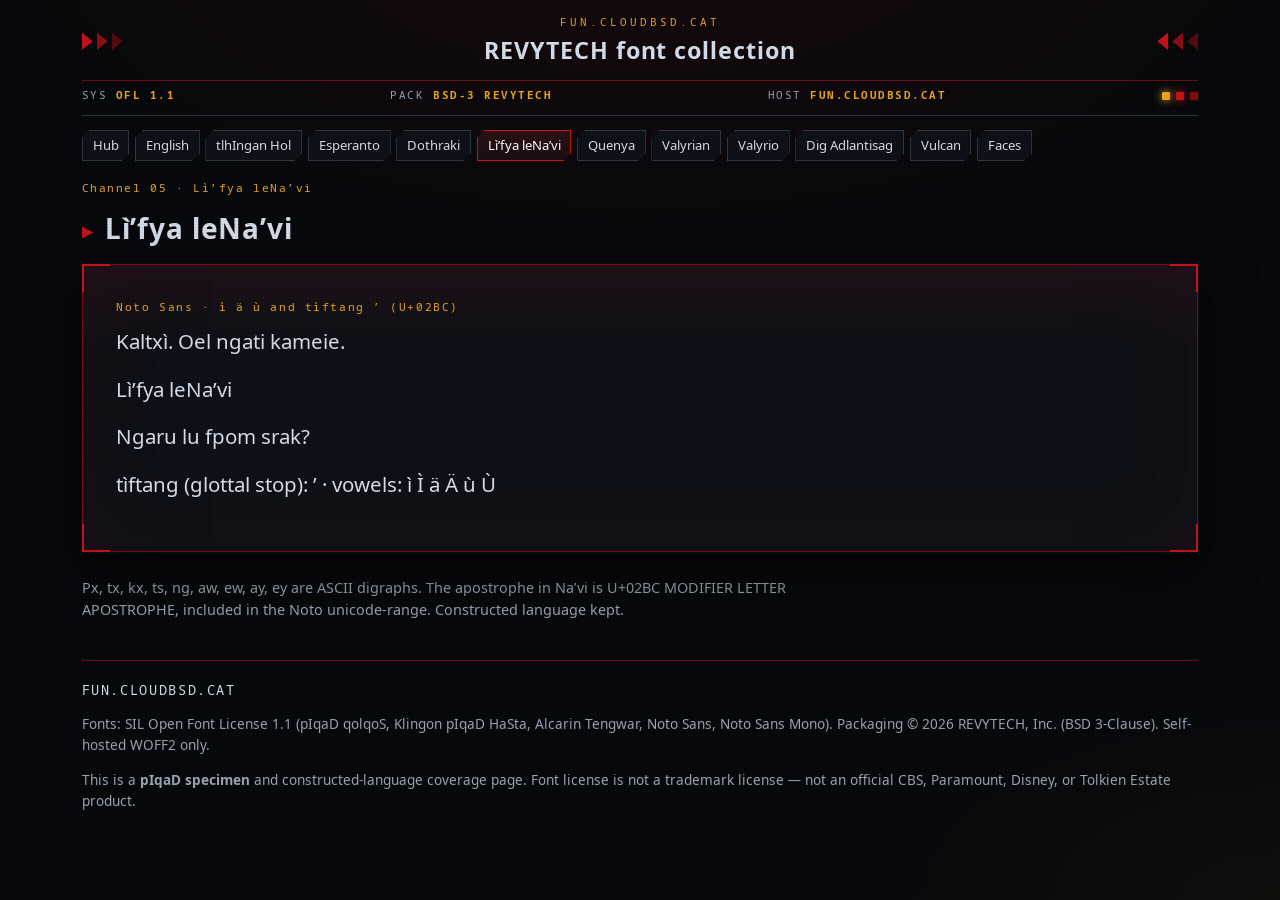
<file: www/navi.html>
<!DOCTYPE html>
<html lang="en">
<head>
<meta charset="utf-8">
<meta name="viewport" content="width=device-width, initial-scale=1">
<title>Lìʼfya leNaʼvi — REVYTECH specimen — fun.cloudbsd.cat</title>
<meta name="description" content="Naʼvi specimen with tìftang ʼ and ì ä ù. fun.cloudbsd.cat.">
<link rel="canonical" href="https://fun.cloudbsd.cat/navi.html">
<link rel="stylesheet" href="css/specimen.css">
</head>
<body>
<a class="skip" href="#main">Skip to viewscreen</a>
<div class="shell">
  <header class="hud">
    <div class="chevrons" aria-hidden="true">
      <span class="chevron"></span><span class="chevron"></span><span class="chevron"></span>
    </div>
    <div class="brand">
      <a href="index.html">
        <span class="callsign">fun.cloudbsd.cat</span>
        <span class="site-title">REVYTECH font collection</span>
      </a>
    </div>
    <div class="chevrons flip" aria-hidden="true">
      <span class="chevron"></span><span class="chevron"></span><span class="chevron"></span>
    </div>
  </header>
  <div class="meta-strip">
    <span>SYS <strong>OFL 1.1</strong></span>
    <span>PACK <strong>BSD-3 REVYTECH</strong></span>
    <span>HOST <strong>fun.cloudbsd.cat</strong></span>
    <span class="leds" aria-hidden="true"><i class="led on"></i><i class="led warn"></i><i class="led"></i></span>
  </div>
  <nav class="channels" aria-label="Specimen channels">
<a href="index.html">Hub</a>
<a href="english.html">English</a>
<a href="tlhingan.html">tlhIngan Hol</a>
<a href="esperanto.html">Esperanto</a>
<a href="dothraki.html">Dothraki</a>
<a href="navi.html" aria-current="page">Lìʼfya leNaʼvi</a>
<a href="quenya.html">Quenya</a>
<a href="valyrian.html">Valyrian</a>
<a href="valyrio.html">Valyrio</a>
<a href="atlantean.html">Dig Adlantisag</a>
<a href="vulcan.html">Vulcan</a>
<a href="faces.html">Faces</a>
  </nav>
  <main id="main">
    <p class="kicker">Channel 05 · Lìʼfya leNaʼvi</p>
    <h1 class="plate" style="margin-top:0">Lìʼfya leNaʼvi</h1>

    <section class="viewscreen">
      <span class="vs-corners" aria-hidden="true"><i></i><i></i></span>
      <p class="kicker">Noto Sans · ì ä ù and tìftang ʼ (U+02BC)</p>
      <p class="sample">Kaltxì. Oel ngati kameie.</p>
      <p class="sample">Lìʼfya leNaʼvi</p>
      <p class="sample">Ngaru lu fpom srak?</p>
      <p class="sample">tìftang (glottal stop): ʼ · vowels: ì Ì ä Ä ù Ù</p>
    </section>
    <p class="note">Px, tx, kx, ts, ng, aw, ew, ay, ey are ASCII digraphs. The apostrophe in Naʼvi is U+02BC MODIFIER LETTER APOSTROPHE, included in the Noto unicode-range. Constructed language kept.</p>

  </main>
  <footer class="hull-foot">
    <p class="host">fun.cloudbsd.cat</p>
    <p>Fonts: SIL Open Font License 1.1 (pIqaD qolqoS, Klingon pIqaD HaSta, Alcarin Tengwar, Noto Sans, Noto Sans Mono). Packaging © 2026 REVYTECH, Inc. (BSD 3-Clause). Self-hosted WOFF2 only.</p>
    <p>This is a <strong>pIqaD specimen</strong> and constructed-language coverage page. Font license is not a trademark license — not an official CBS, Paramount, Disney, or Tolkien Estate product.</p>
  </footer>
</div>
</body>
</html>
</file>
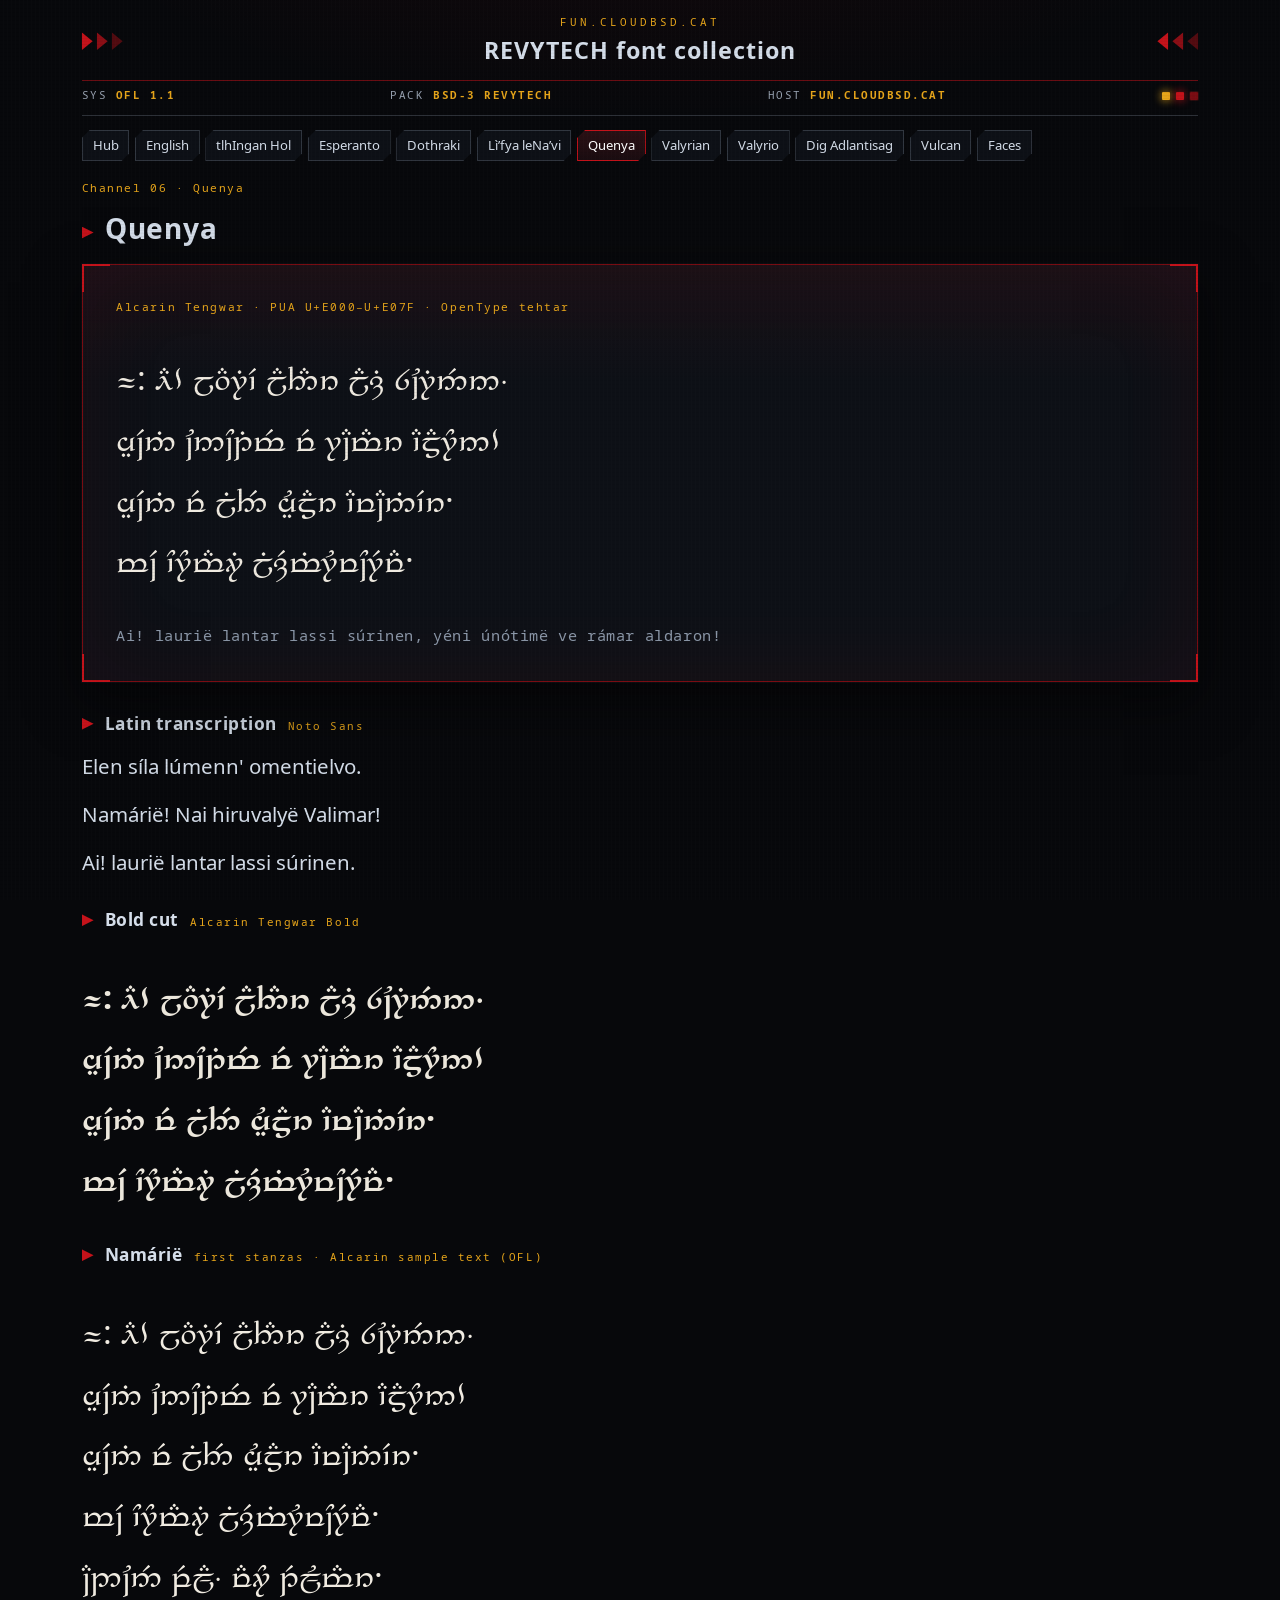
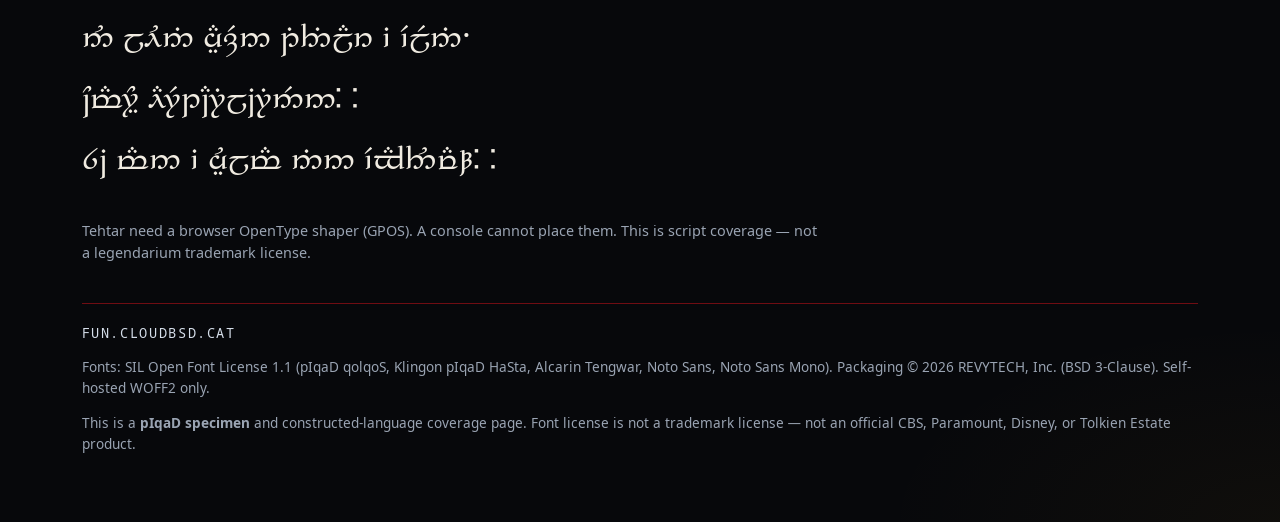
<file: www/quenya.html>
<!DOCTYPE html>
<html lang="en">
<head>
<meta charset="utf-8">
<meta name="viewport" content="width=device-width, initial-scale=1">
<title>Quenya tengwar — REVYTECH specimen — fun.cloudbsd.cat</title>
<meta name="description" content="Quenya specimen: Alcarin tengwar PUA plus Latin transcription. fun.cloudbsd.cat.">
<link rel="canonical" href="https://fun.cloudbsd.cat/quenya.html">
<link rel="stylesheet" href="css/specimen.css">
</head>
<body>
<a class="skip" href="#main">Skip to viewscreen</a>
<div class="shell">
  <header class="hud">
    <div class="chevrons" aria-hidden="true">
      <span class="chevron"></span><span class="chevron"></span><span class="chevron"></span>
    </div>
    <div class="brand">
      <a href="index.html">
        <span class="callsign">fun.cloudbsd.cat</span>
        <span class="site-title">REVYTECH font collection</span>
      </a>
    </div>
    <div class="chevrons flip" aria-hidden="true">
      <span class="chevron"></span><span class="chevron"></span><span class="chevron"></span>
    </div>
  </header>
  <div class="meta-strip">
    <span>SYS <strong>OFL 1.1</strong></span>
    <span>PACK <strong>BSD-3 REVYTECH</strong></span>
    <span>HOST <strong>fun.cloudbsd.cat</strong></span>
    <span class="leds" aria-hidden="true"><i class="led on"></i><i class="led warn"></i><i class="led"></i></span>
  </div>
  <nav class="channels" aria-label="Specimen channels">
<a href="index.html">Hub</a>
<a href="english.html">English</a>
<a href="tlhingan.html">tlhIngan Hol</a>
<a href="esperanto.html">Esperanto</a>
<a href="dothraki.html">Dothraki</a>
<a href="navi.html">Lìʼfya leNaʼvi</a>
<a href="quenya.html" aria-current="page">Quenya</a>
<a href="valyrian.html">Valyrian</a>
<a href="valyrio.html">Valyrio</a>
<a href="atlantean.html">Dig Adlantisag</a>
<a href="vulcan.html">Vulcan</a>
<a href="faces.html">Faces</a>
  </nav>
  <main id="main">
    <p class="kicker">Channel 06 · Quenya</p>
    <h1 class="plate" style="margin-top:0">Quenya</h1>

    <section class="viewscreen">
      <span class="vs-corners" aria-hidden="true"><i></i><i></i></span>
      <p class="kicker">Alcarin Tengwar · PUA U+E000–U+E07F · OpenType tehtar</p>
      <p class="tengwar">:     ⸱<br>
    <br>
    ·<br>
  ·</p>
      <p class="latin-readout">Ai! laurië lantar lassi súrinen, yéni únótimë ve rámar aldaron!</p>
    </section>
    <h2 class="plate">Latin transcription <span>Noto Sans</span></h2>
    <p class="sample">Elen síla lúmenn' omentielvo.</p>
    <p class="sample">Namárië! Nai hiruvalyë Valimar!</p>
    <p class="sample">Ai! laurië lantar lassi súrinen.</p>
    <h2 class="plate">Bold cut <span>Alcarin Tengwar Bold</span></h2>
    <p class="tengwar-bold">:     ⸱<br>
    <br>
    ·<br>
  ·</p>
    <h2 class="plate">Namárië <span>first stanzas · Alcarin sample text (OFL)</span></h2>
    <p class="tengwar">:     ⸱<br>
    <br>
    ·<br>
  ·<br>
 ⸱  ·<br>
     ·<br>
 ⸬<br>
     ⸬</p>
    <p class="note">Tehtar need a browser OpenType shaper (GPOS). A console cannot place them. This is script coverage — not a legendarium trademark license.</p>

  </main>
  <footer class="hull-foot">
    <p class="host">fun.cloudbsd.cat</p>
    <p>Fonts: SIL Open Font License 1.1 (pIqaD qolqoS, Klingon pIqaD HaSta, Alcarin Tengwar, Noto Sans, Noto Sans Mono). Packaging © 2026 REVYTECH, Inc. (BSD 3-Clause). Self-hosted WOFF2 only.</p>
    <p>This is a <strong>pIqaD specimen</strong> and constructed-language coverage page. Font license is not a trademark license — not an official CBS, Paramount, Disney, or Tolkien Estate product.</p>
  </footer>
</div>
</body>
</html>
</file>
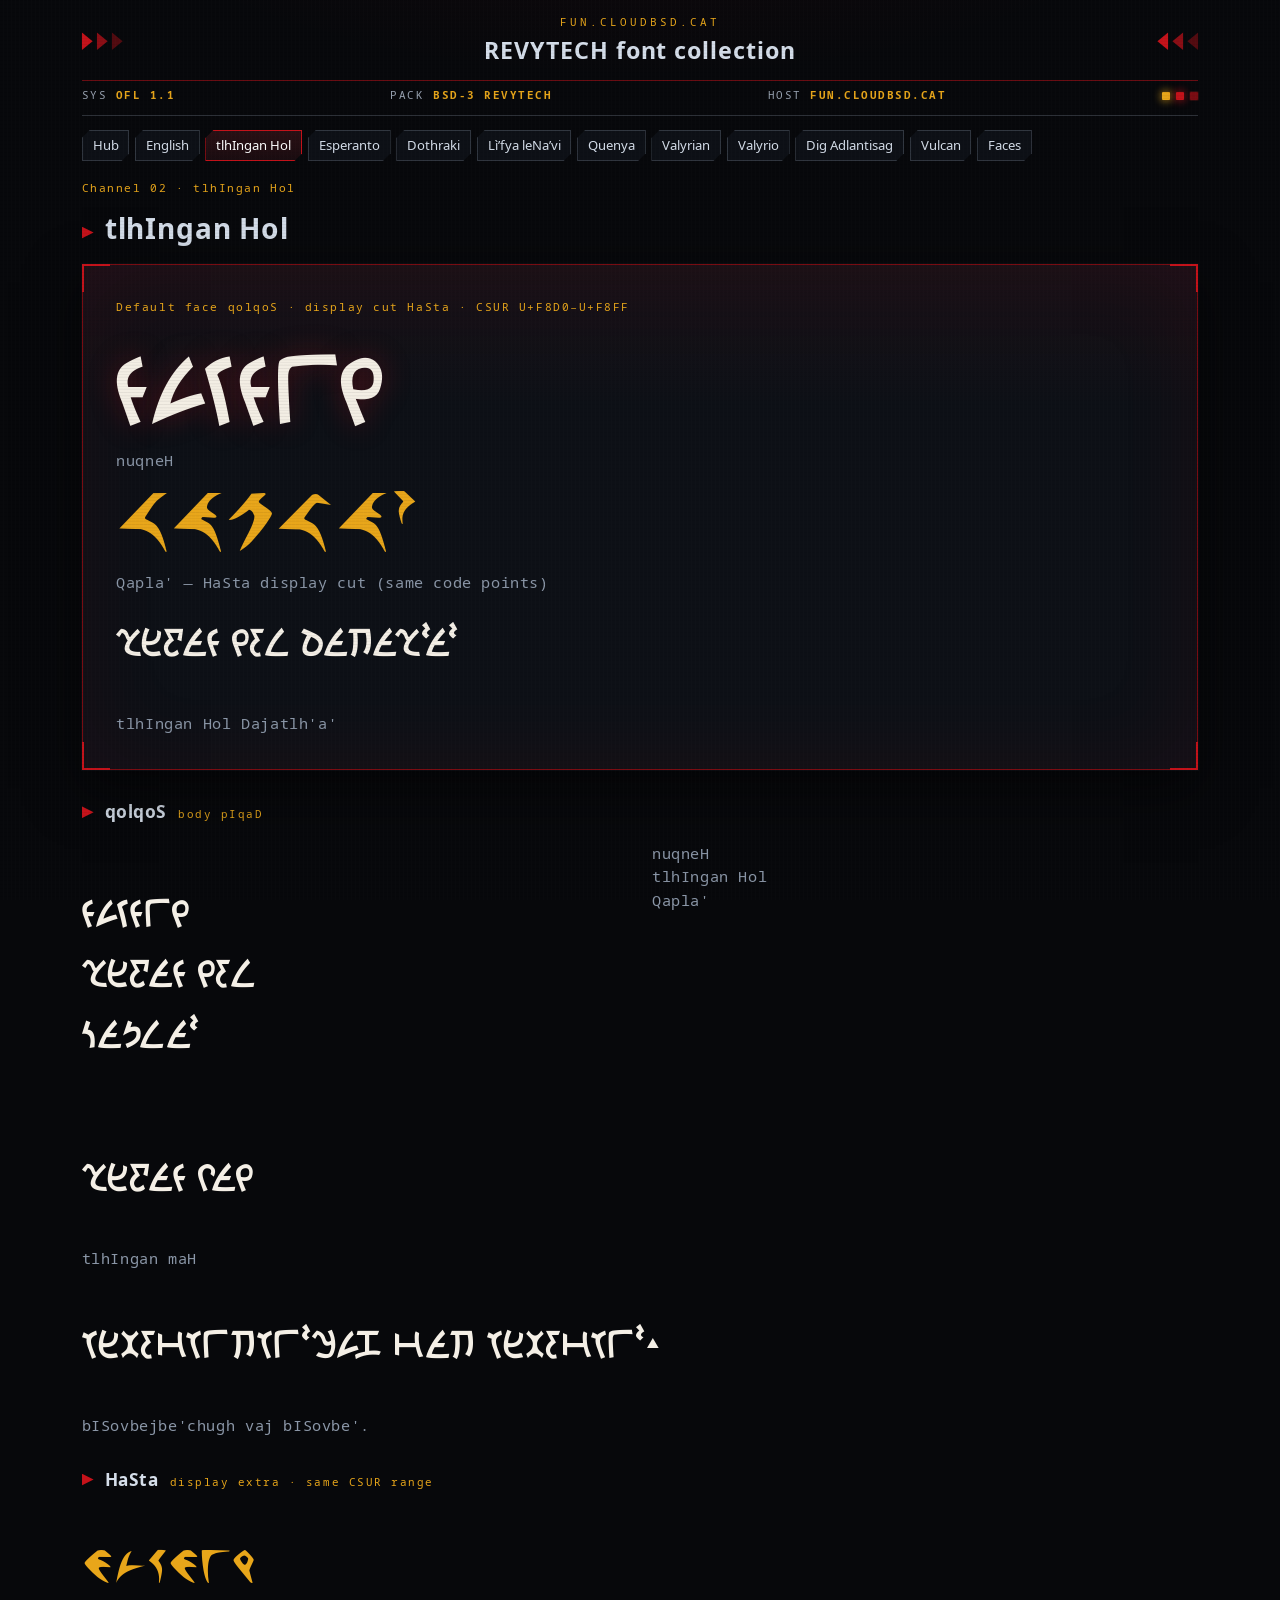
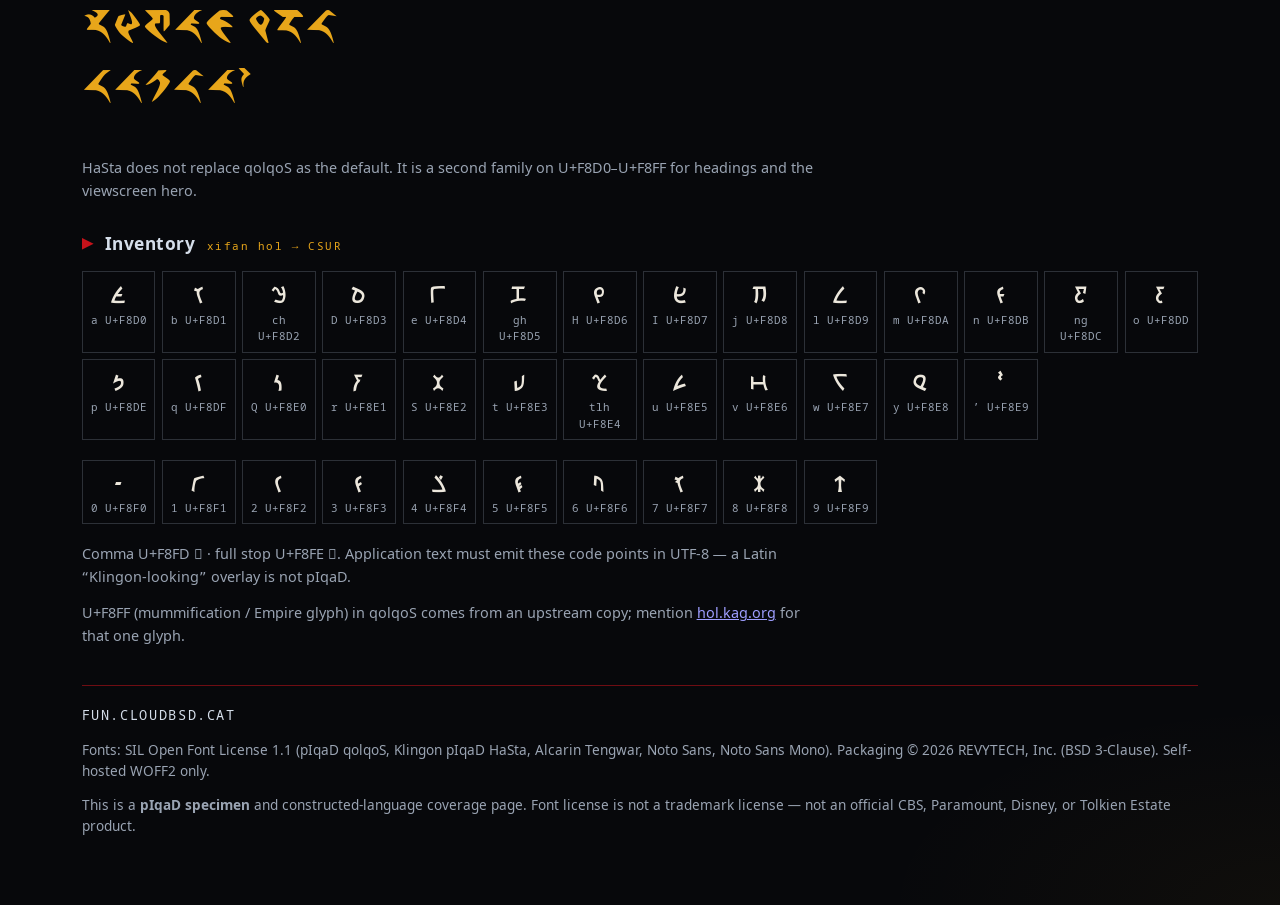
<file: www/tlhingan.html>
<!DOCTYPE html>
<html lang="en">
<head>
<meta charset="utf-8">
<meta name="viewport" content="width=device-width, initial-scale=1">
<title>tlhIngan Hol pIqaD — REVYTECH specimen — fun.cloudbsd.cat</title>
<meta name="description" content="tlhIngan Hol specimen in CSUR pIqaD (qolqoS + HaSta) with Latin xifan hol. fun.cloudbsd.cat.">
<link rel="canonical" href="https://fun.cloudbsd.cat/tlhingan.html">
<link rel="stylesheet" href="css/specimen.css">
</head>
<body>
<a class="skip" href="#main">Skip to viewscreen</a>
<div class="shell">
  <header class="hud">
    <div class="chevrons" aria-hidden="true">
      <span class="chevron"></span><span class="chevron"></span><span class="chevron"></span>
    </div>
    <div class="brand">
      <a href="index.html">
        <span class="callsign">fun.cloudbsd.cat</span>
        <span class="site-title">REVYTECH font collection</span>
      </a>
    </div>
    <div class="chevrons flip" aria-hidden="true">
      <span class="chevron"></span><span class="chevron"></span><span class="chevron"></span>
    </div>
  </header>
  <div class="meta-strip">
    <span>SYS <strong>OFL 1.1</strong></span>
    <span>PACK <strong>BSD-3 REVYTECH</strong></span>
    <span>HOST <strong>fun.cloudbsd.cat</strong></span>
    <span class="leds" aria-hidden="true"><i class="led on"></i><i class="led warn"></i><i class="led"></i></span>
  </div>
  <nav class="channels" aria-label="Specimen channels">
<a href="index.html">Hub</a>
<a href="english.html">English</a>
<a href="tlhingan.html" aria-current="page">tlhIngan Hol</a>
<a href="esperanto.html">Esperanto</a>
<a href="dothraki.html">Dothraki</a>
<a href="navi.html">Lìʼfya leNaʼvi</a>
<a href="quenya.html">Quenya</a>
<a href="valyrian.html">Valyrian</a>
<a href="valyrio.html">Valyrio</a>
<a href="atlantean.html">Dig Adlantisag</a>
<a href="vulcan.html">Vulcan</a>
<a href="faces.html">Faces</a>
  </nav>
  <main id="main">
    <p class="kicker">Channel 02 · tlhIngan Hol</p>
    <h1 class="plate" style="margin-top:0">tlhIngan Hol</h1>

    <section class="viewscreen">
      <span class="vs-corners" aria-hidden="true"><i></i><i></i></span>
      <p class="kicker">Default face qolqoS · display cut HaSta · CSUR U+F8D0–U+F8FF</p>
      <p class="hero-piqad" lang="tlh"></p>
      <p class="latin-readout">nuqneH</p>
      <p class="hero-hasta" lang="tlh"></p>
      <p class="latin-readout">Qapla' — HaSta display cut (same code points)</p>
      <p class="piqad" lang="tlh" style="margin-top:1rem">  </p>
      <p class="latin-readout">tlhIngan Hol Dajatlh'a'</p>
    </section>

    <h2 class="plate">qolqoS <span>body pIqaD</span></h2>
    <div class="pair two">
      <p class="piqad" lang="tlh"><br> <br></p>
      <p class="latin-readout">nuqneH<br>tlhIngan Hol<br>Qapla'</p>
    </div>
    <p class="piqad" lang="tlh"> </p>
    <p class="latin-readout">tlhIngan maH</p>
    <p class="piqad" lang="tlh">  </p>
    <p class="latin-readout">bISovbejbe'chugh vaj bISovbe'.</p>

    <h2 class="plate">HaSta <span>display extra · same CSUR range</span></h2>
    <p class="hasta" lang="tlh"><br> <br></p>
    <p class="note">HaSta does not replace qolqoS as the default. It is a second family on U+F8D0–U+F8FF for headings and the viewscreen hero.</p>

    <h2 class="plate">Inventory <span>xifan hol → CSUR</span></h2>
    <div class="alpha">
<figure><span class="g" lang="tlh"></span><figcaption>a U+F8D0</figcaption></figure><figure><span class="g" lang="tlh"></span><figcaption>b U+F8D1</figcaption></figure><figure><span class="g" lang="tlh"></span><figcaption>ch U+F8D2</figcaption></figure><figure><span class="g" lang="tlh"></span><figcaption>D U+F8D3</figcaption></figure><figure><span class="g" lang="tlh"></span><figcaption>e U+F8D4</figcaption></figure><figure><span class="g" lang="tlh"></span><figcaption>gh U+F8D5</figcaption></figure><figure><span class="g" lang="tlh"></span><figcaption>H U+F8D6</figcaption></figure><figure><span class="g" lang="tlh"></span><figcaption>I U+F8D7</figcaption></figure><figure><span class="g" lang="tlh"></span><figcaption>j U+F8D8</figcaption></figure><figure><span class="g" lang="tlh"></span><figcaption>l U+F8D9</figcaption></figure><figure><span class="g" lang="tlh"></span><figcaption>m U+F8DA</figcaption></figure><figure><span class="g" lang="tlh"></span><figcaption>n U+F8DB</figcaption></figure><figure><span class="g" lang="tlh"></span><figcaption>ng U+F8DC</figcaption></figure><figure><span class="g" lang="tlh"></span><figcaption>o U+F8DD</figcaption></figure><figure><span class="g" lang="tlh"></span><figcaption>p U+F8DE</figcaption></figure><figure><span class="g" lang="tlh"></span><figcaption>q U+F8DF</figcaption></figure><figure><span class="g" lang="tlh"></span><figcaption>Q U+F8E0</figcaption></figure><figure><span class="g" lang="tlh"></span><figcaption>r U+F8E1</figcaption></figure><figure><span class="g" lang="tlh"></span><figcaption>S U+F8E2</figcaption></figure><figure><span class="g" lang="tlh"></span><figcaption>t U+F8E3</figcaption></figure><figure><span class="g" lang="tlh"></span><figcaption>tlh U+F8E4</figcaption></figure><figure><span class="g" lang="tlh"></span><figcaption>u U+F8E5</figcaption></figure><figure><span class="g" lang="tlh"></span><figcaption>v U+F8E6</figcaption></figure><figure><span class="g" lang="tlh"></span><figcaption>w U+F8E7</figcaption></figure><figure><span class="g" lang="tlh"></span><figcaption>y U+F8E8</figcaption></figure><figure><span class="g" lang="tlh"></span><figcaption>ʼ U+F8E9</figcaption></figure>
    </div>
    <div class="alpha">
<figure><span class="g" lang="tlh"></span><figcaption>0 U+F8F0</figcaption></figure><figure><span class="g" lang="tlh"></span><figcaption>1 U+F8F1</figcaption></figure><figure><span class="g" lang="tlh"></span><figcaption>2 U+F8F2</figcaption></figure><figure><span class="g" lang="tlh"></span><figcaption>3 U+F8F3</figcaption></figure><figure><span class="g" lang="tlh"></span><figcaption>4 U+F8F4</figcaption></figure><figure><span class="g" lang="tlh"></span><figcaption>5 U+F8F5</figcaption></figure><figure><span class="g" lang="tlh"></span><figcaption>6 U+F8F6</figcaption></figure><figure><span class="g" lang="tlh"></span><figcaption>7 U+F8F7</figcaption></figure><figure><span class="g" lang="tlh"></span><figcaption>8 U+F8F8</figcaption></figure><figure><span class="g" lang="tlh"></span><figcaption>9 U+F8F9</figcaption></figure>
    </div>
    <p class="note">Comma U+F8FD  · full stop U+F8FE . Application text must emit these code points in UTF-8 — a Latin “Klingon-looking” overlay is not pIqaD.</p>
    <p class="note">U+F8FF (mummification / Empire glyph) in qolqoS comes from an upstream copy; mention <a href="https://hol.kag.org">hol.kag.org</a> for that one glyph.</p>

  </main>
  <footer class="hull-foot">
    <p class="host">fun.cloudbsd.cat</p>
    <p>Fonts: SIL Open Font License 1.1 (pIqaD qolqoS, Klingon pIqaD HaSta, Alcarin Tengwar, Noto Sans, Noto Sans Mono). Packaging © 2026 REVYTECH, Inc. (BSD 3-Clause). Self-hosted WOFF2 only.</p>
    <p>This is a <strong>pIqaD specimen</strong> and constructed-language coverage page. Font license is not a trademark license — not an official CBS, Paramount, Disney, or Tolkien Estate product.</p>
  </footer>
</div>
</body>
</html>
</file>
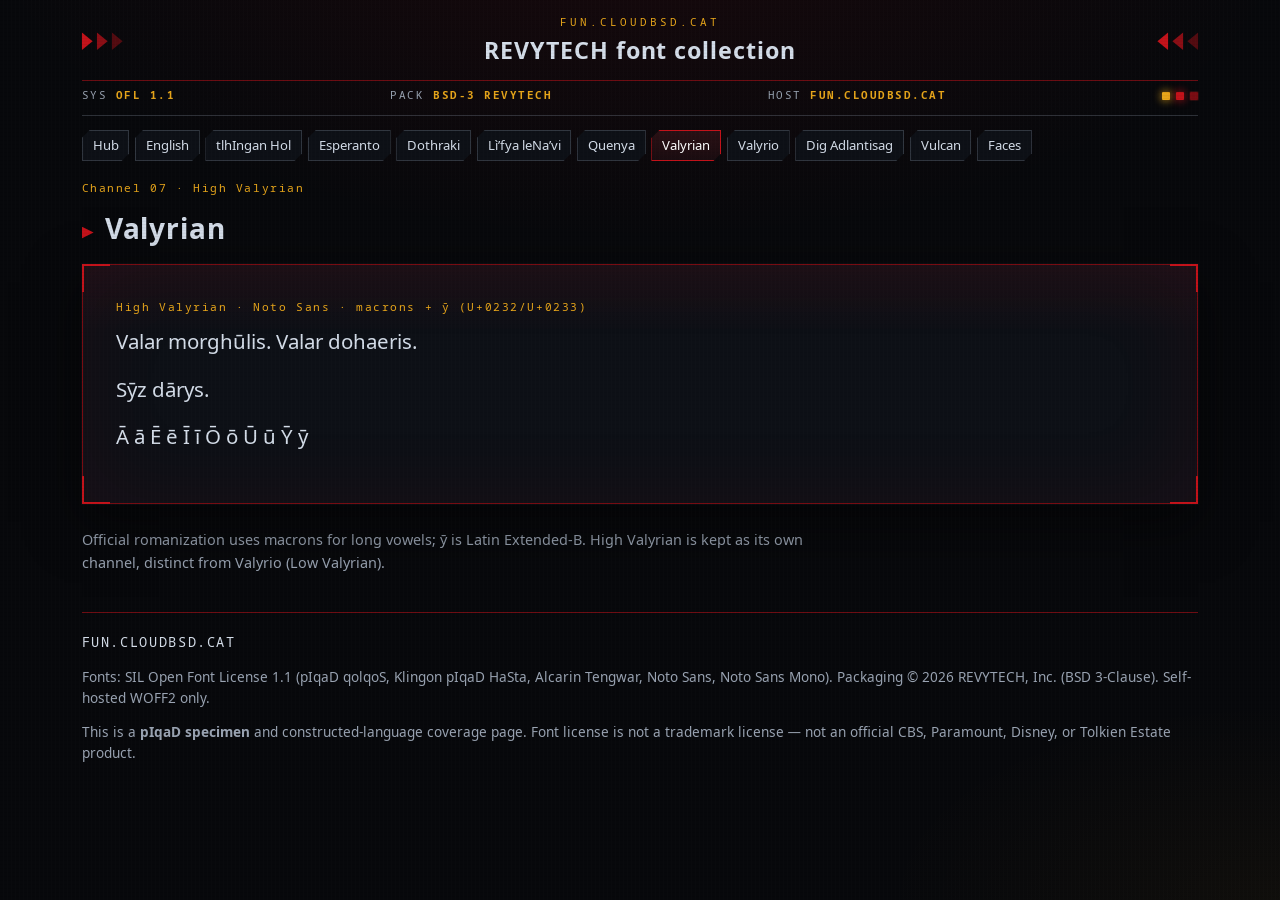
<file: www/valyrian.html>
<!DOCTYPE html>
<html lang="en">
<head>
<meta charset="utf-8">
<meta name="viewport" content="width=device-width, initial-scale=1">
<title>Valyrian — REVYTECH specimen — fun.cloudbsd.cat</title>
<meta name="description" content="High Valyrian Latin specimen with macrons and ȳ. fun.cloudbsd.cat.">
<link rel="canonical" href="https://fun.cloudbsd.cat/valyrian.html">
<link rel="stylesheet" href="css/specimen.css">
</head>
<body>
<a class="skip" href="#main">Skip to viewscreen</a>
<div class="shell">
  <header class="hud">
    <div class="chevrons" aria-hidden="true">
      <span class="chevron"></span><span class="chevron"></span><span class="chevron"></span>
    </div>
    <div class="brand">
      <a href="index.html">
        <span class="callsign">fun.cloudbsd.cat</span>
        <span class="site-title">REVYTECH font collection</span>
      </a>
    </div>
    <div class="chevrons flip" aria-hidden="true">
      <span class="chevron"></span><span class="chevron"></span><span class="chevron"></span>
    </div>
  </header>
  <div class="meta-strip">
    <span>SYS <strong>OFL 1.1</strong></span>
    <span>PACK <strong>BSD-3 REVYTECH</strong></span>
    <span>HOST <strong>fun.cloudbsd.cat</strong></span>
    <span class="leds" aria-hidden="true"><i class="led on"></i><i class="led warn"></i><i class="led"></i></span>
  </div>
  <nav class="channels" aria-label="Specimen channels">
<a href="index.html">Hub</a>
<a href="english.html">English</a>
<a href="tlhingan.html">tlhIngan Hol</a>
<a href="esperanto.html">Esperanto</a>
<a href="dothraki.html">Dothraki</a>
<a href="navi.html">Lìʼfya leNaʼvi</a>
<a href="quenya.html">Quenya</a>
<a href="valyrian.html" aria-current="page">Valyrian</a>
<a href="valyrio.html">Valyrio</a>
<a href="atlantean.html">Dig Adlantisag</a>
<a href="vulcan.html">Vulcan</a>
<a href="faces.html">Faces</a>
  </nav>
  <main id="main">
    <p class="kicker">Channel 07 · High Valyrian</p>
    <h1 class="plate" style="margin-top:0">Valyrian</h1>

    <section class="viewscreen">
      <span class="vs-corners" aria-hidden="true"><i></i><i></i></span>
      <p class="kicker">High Valyrian · Noto Sans · macrons + ȳ (U+0232/U+0233)</p>
      <p class="sample">Valar morghūlis. Valar dohaeris.</p>
      <p class="sample">Sȳz dārys.</p>
      <p class="sample">Ā ā Ē ē Ī ī Ō ō Ū ū Ȳ ȳ</p>
    </section>
    <p class="note">Official romanization uses macrons for long vowels; ȳ is Latin Extended-B. High Valyrian is kept as its own channel, distinct from Valyrio (Low Valyrian).</p>

  </main>
  <footer class="hull-foot">
    <p class="host">fun.cloudbsd.cat</p>
    <p>Fonts: SIL Open Font License 1.1 (pIqaD qolqoS, Klingon pIqaD HaSta, Alcarin Tengwar, Noto Sans, Noto Sans Mono). Packaging © 2026 REVYTECH, Inc. (BSD 3-Clause). Self-hosted WOFF2 only.</p>
    <p>This is a <strong>pIqaD specimen</strong> and constructed-language coverage page. Font license is not a trademark license — not an official CBS, Paramount, Disney, or Tolkien Estate product.</p>
  </footer>
</div>
</body>
</html>
</file>
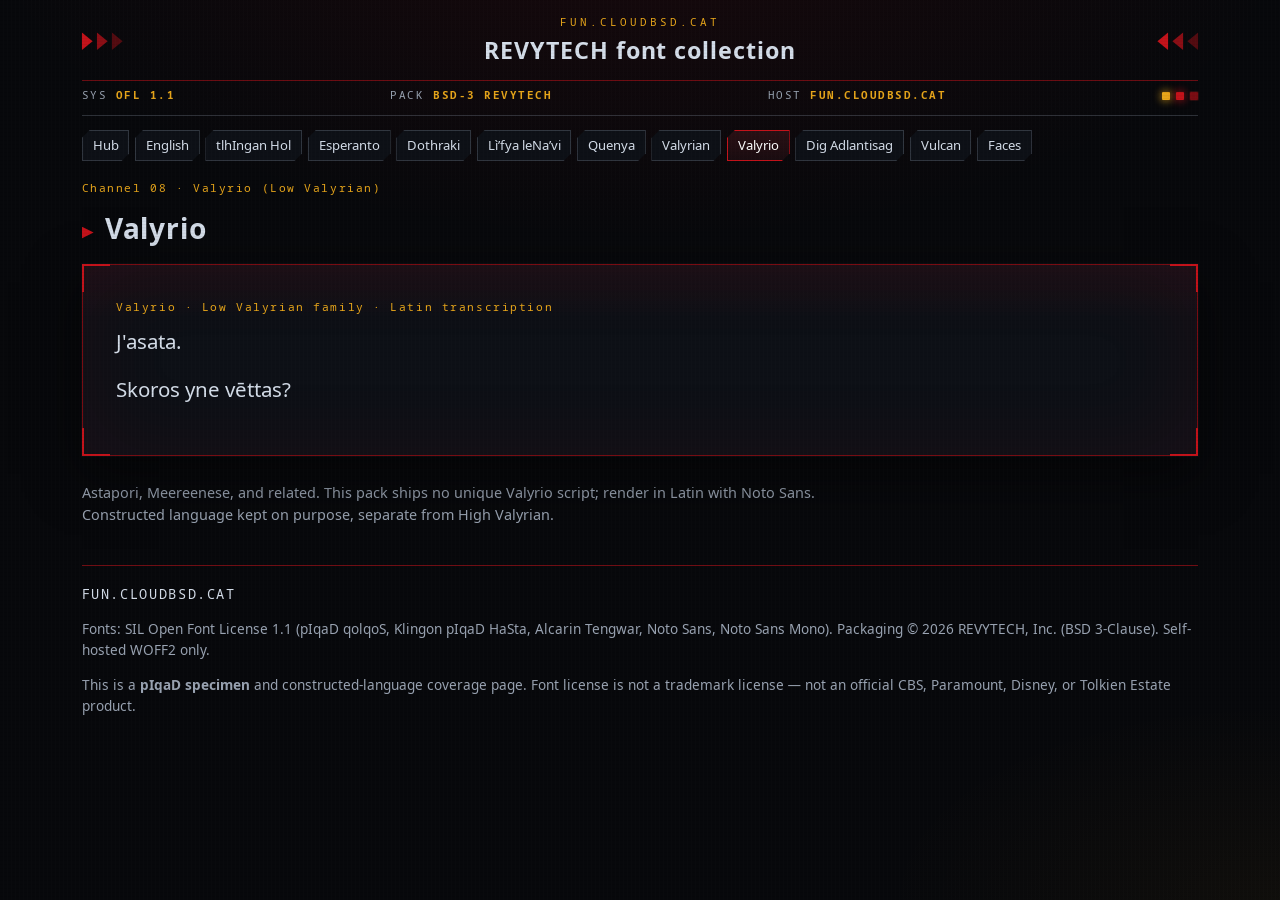
<file: www/valyrio.html>
<!DOCTYPE html>
<html lang="en">
<head>
<meta charset="utf-8">
<meta name="viewport" content="width=device-width, initial-scale=1">
<title>Valyrio — REVYTECH specimen — fun.cloudbsd.cat</title>
<meta name="description" content="Valyrio (Low Valyrian) Latin specimen. fun.cloudbsd.cat.">
<link rel="canonical" href="https://fun.cloudbsd.cat/valyrio.html">
<link rel="stylesheet" href="css/specimen.css">
</head>
<body>
<a class="skip" href="#main">Skip to viewscreen</a>
<div class="shell">
  <header class="hud">
    <div class="chevrons" aria-hidden="true">
      <span class="chevron"></span><span class="chevron"></span><span class="chevron"></span>
    </div>
    <div class="brand">
      <a href="index.html">
        <span class="callsign">fun.cloudbsd.cat</span>
        <span class="site-title">REVYTECH font collection</span>
      </a>
    </div>
    <div class="chevrons flip" aria-hidden="true">
      <span class="chevron"></span><span class="chevron"></span><span class="chevron"></span>
    </div>
  </header>
  <div class="meta-strip">
    <span>SYS <strong>OFL 1.1</strong></span>
    <span>PACK <strong>BSD-3 REVYTECH</strong></span>
    <span>HOST <strong>fun.cloudbsd.cat</strong></span>
    <span class="leds" aria-hidden="true"><i class="led on"></i><i class="led warn"></i><i class="led"></i></span>
  </div>
  <nav class="channels" aria-label="Specimen channels">
<a href="index.html">Hub</a>
<a href="english.html">English</a>
<a href="tlhingan.html">tlhIngan Hol</a>
<a href="esperanto.html">Esperanto</a>
<a href="dothraki.html">Dothraki</a>
<a href="navi.html">Lìʼfya leNaʼvi</a>
<a href="quenya.html">Quenya</a>
<a href="valyrian.html">Valyrian</a>
<a href="valyrio.html" aria-current="page">Valyrio</a>
<a href="atlantean.html">Dig Adlantisag</a>
<a href="vulcan.html">Vulcan</a>
<a href="faces.html">Faces</a>
  </nav>
  <main id="main">
    <p class="kicker">Channel 08 · Valyrio (Low Valyrian)</p>
    <h1 class="plate" style="margin-top:0">Valyrio</h1>

    <section class="viewscreen">
      <span class="vs-corners" aria-hidden="true"><i></i><i></i></span>
      <p class="kicker">Valyrio · Low Valyrian family · Latin transcription</p>
      <p class="sample">J'asata.</p>
      <p class="sample">Skoros yne vēttas?</p>
    </section>
    <p class="note">Astapori, Meereenese, and related. This pack ships no unique Valyrio script; render in Latin with Noto Sans. Constructed language kept on purpose, separate from High Valyrian.</p>

  </main>
  <footer class="hull-foot">
    <p class="host">fun.cloudbsd.cat</p>
    <p>Fonts: SIL Open Font License 1.1 (pIqaD qolqoS, Klingon pIqaD HaSta, Alcarin Tengwar, Noto Sans, Noto Sans Mono). Packaging © 2026 REVYTECH, Inc. (BSD 3-Clause). Self-hosted WOFF2 only.</p>
    <p>This is a <strong>pIqaD specimen</strong> and constructed-language coverage page. Font license is not a trademark license — not an official CBS, Paramount, Disney, or Tolkien Estate product.</p>
  </footer>
</div>
</body>
</html>
</file>
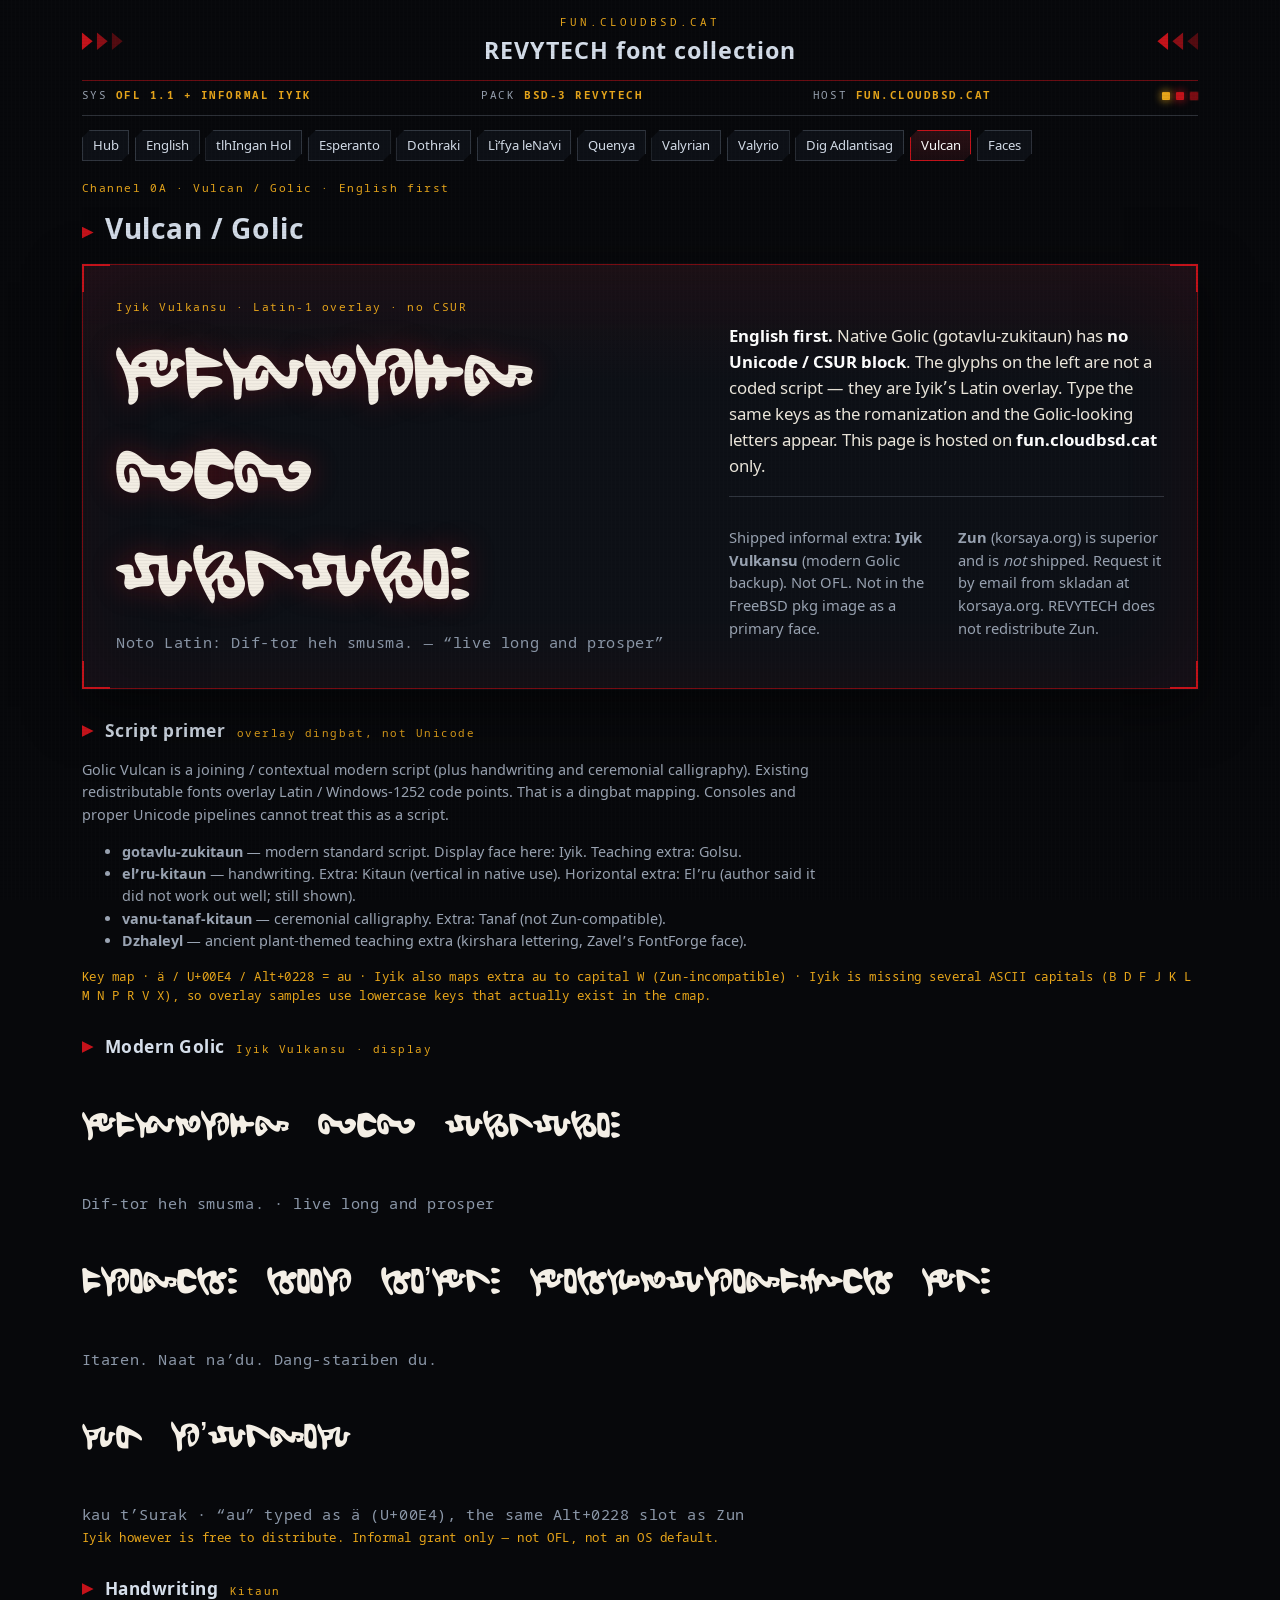
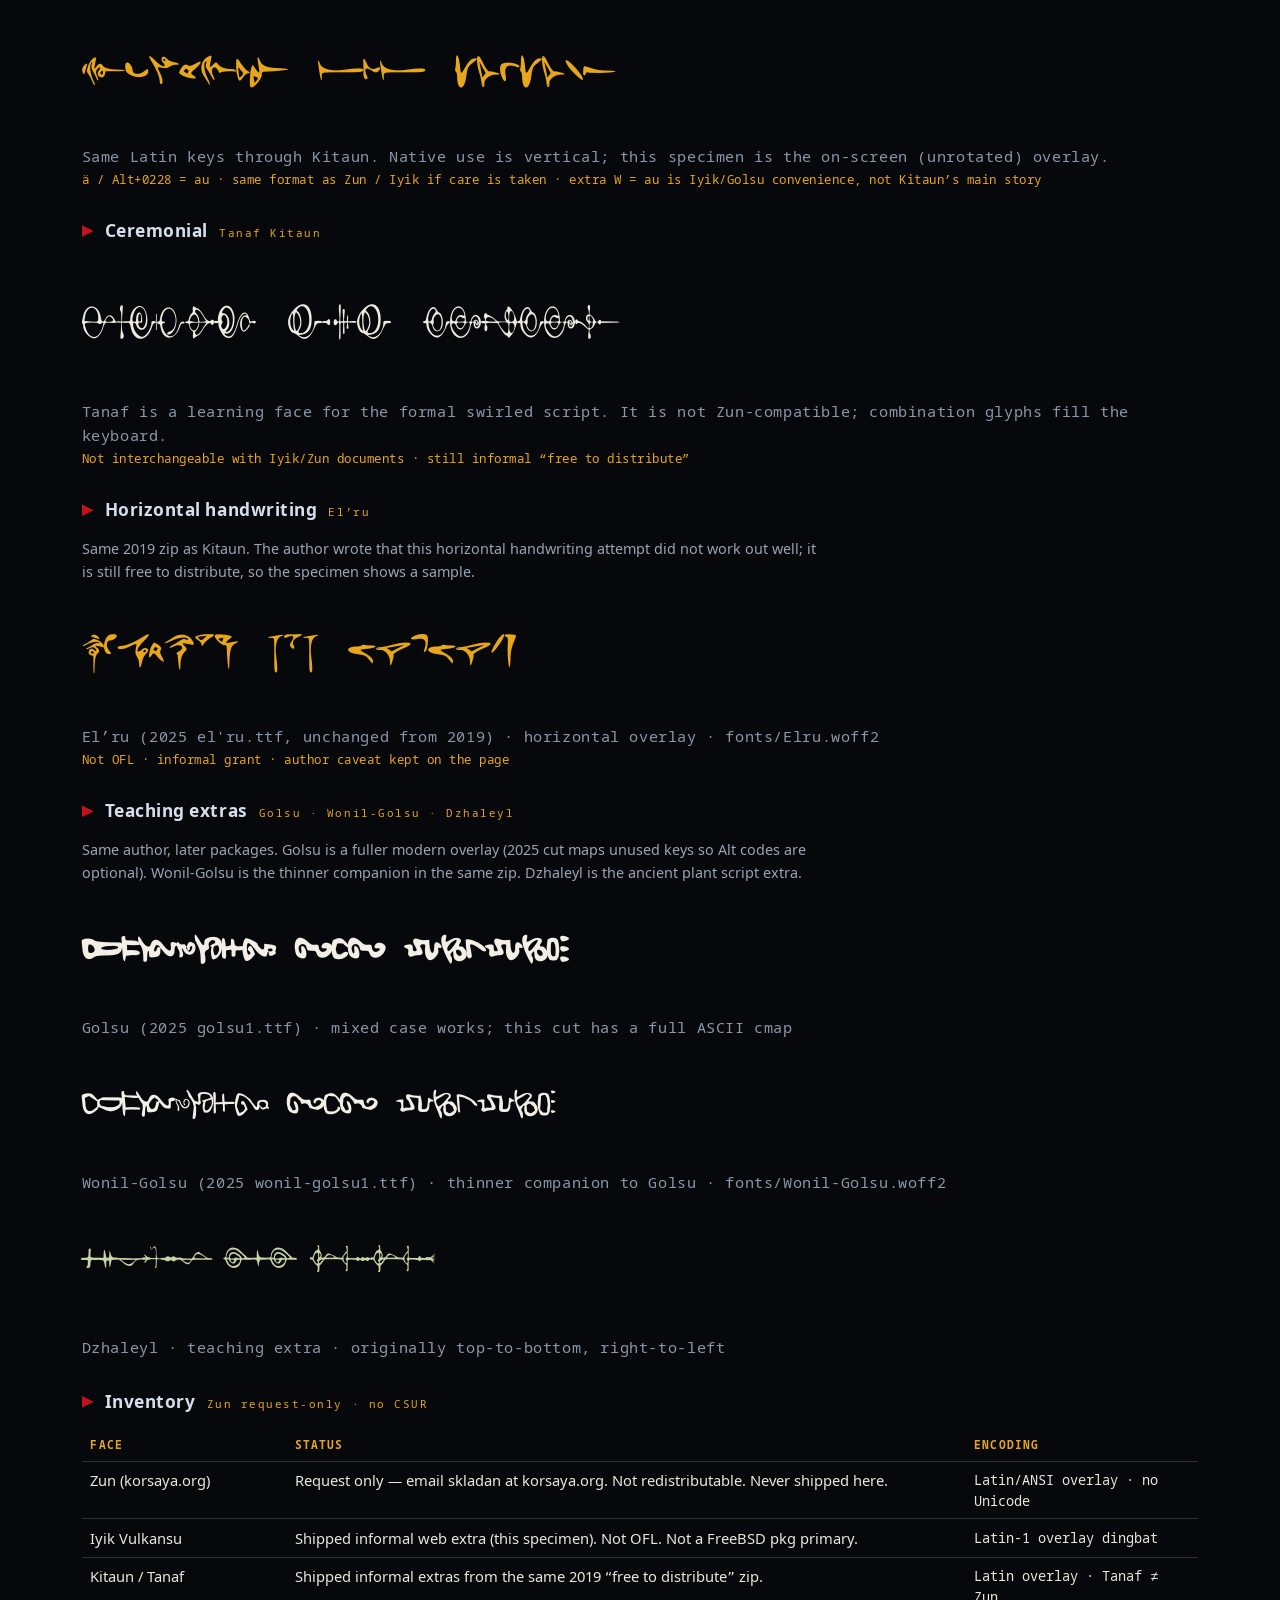
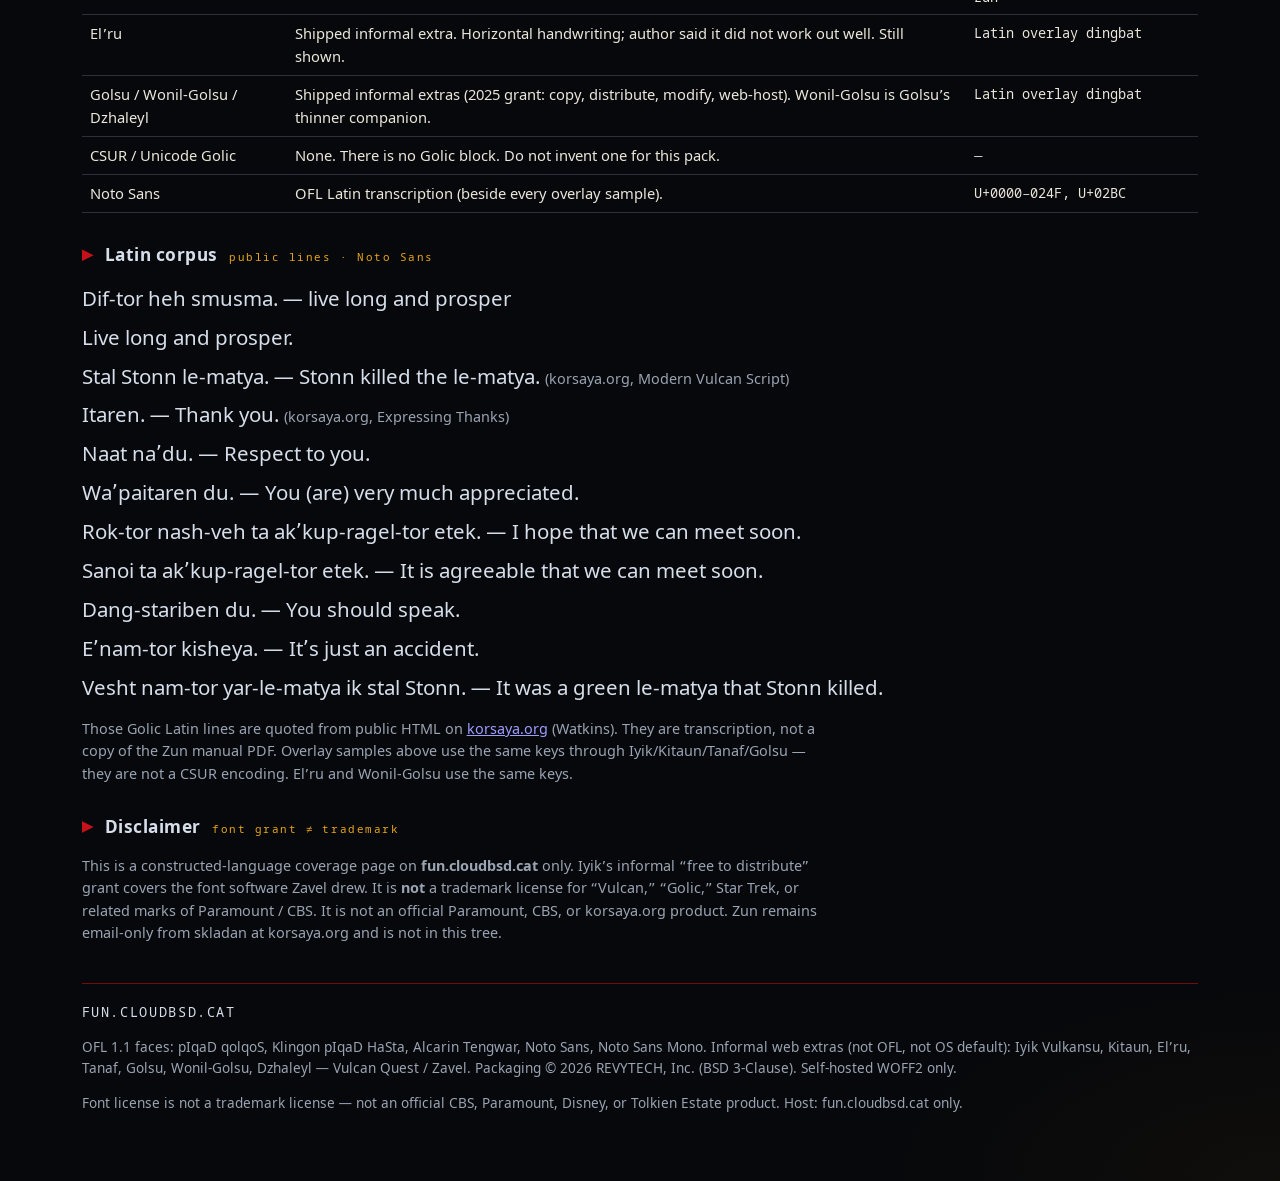
<file: www/vulcan.html>
<!DOCTYPE html>
<html lang="en">
<head>
<meta charset="utf-8">
<meta name="viewport" content="width=device-width, initial-scale=1">
<title>Vulcan / Golic — REVYTECH specimen — fun.cloudbsd.cat</title>
<meta name="description" content="Golic Vulcan specimen: Iyik overlay (informal web extra), Kitaun, El’ru, Tanaf, Golsu, Wonil-Golsu, Dzhaleyl. Zun is not shipped. fun.cloudbsd.cat only.">
<link rel="canonical" href="https://fun.cloudbsd.cat/vulcan.html">
<link rel="stylesheet" href="css/specimen.css?v=elru1">
</head>
<body>
<a class="skip" href="#main">Skip to viewscreen</a>
<div class="shell">
  <header class="hud">
    <div class="chevrons" aria-hidden="true">
      <span class="chevron"></span><span class="chevron"></span><span class="chevron"></span>
    </div>
    <div class="brand">
      <a href="index.html">
        <span class="callsign">fun.cloudbsd.cat</span>
        <span class="site-title">REVYTECH font collection</span>
      </a>
    </div>
    <div class="chevrons flip" aria-hidden="true">
      <span class="chevron"></span><span class="chevron"></span><span class="chevron"></span>
    </div>
  </header>
  <div class="meta-strip">
    <span>SYS <strong>OFL 1.1 + informal Iyik</strong></span>
    <span>PACK <strong>BSD-3 REVYTECH</strong></span>
    <span>HOST <strong>fun.cloudbsd.cat</strong></span>
    <span class="leds" aria-hidden="true"><i class="led on"></i><i class="led warn"></i><i class="led"></i></span>
  </div>
  <nav class="channels" aria-label="Specimen channels">
<a href="index.html">Hub</a>
<a href="english.html">English</a>
<a href="tlhingan.html">tlhIngan Hol</a>
<a href="esperanto.html">Esperanto</a>
<a href="dothraki.html">Dothraki</a>
<a href="navi.html">Lìʼfya leNaʼvi</a>
<a href="quenya.html">Quenya</a>
<a href="valyrian.html">Valyrian</a>
<a href="valyrio.html">Valyrio</a>
<a href="atlantean.html">Dig Adlantisag</a>
<a href="vulcan.html" aria-current="page">Vulcan</a>
<a href="faces.html">Faces</a>
  </nav>
  <main id="main">
    <p class="kicker">Channel 0A · Vulcan / Golic · English first</p>
    <h1 class="plate" style="margin-top:0">Vulcan / Golic</h1>

    <section class="viewscreen" aria-label="Golic overlay viewscreen">
      <span class="vs-corners" aria-hidden="true"><i></i><i></i></span>
      <div class="hero-split">
        <div>
          <p class="kicker">Iyik Vulkansu · Latin-1 overlay · no CSUR</p>
          <p class="hero-golic" lang="und" title="Iyik overlay of the Latin keys for Dif-tor heh smusma.">dif-tor heh smusma.</p>
          <p class="latin-readout">Noto Latin: Dif-tor heh smusma. — “live long and prosper”</p>
        </div>
        <div>
          <p class="lede"><strong>English first.</strong> Native Golic (gotavlu-zukitaun) has <strong>no Unicode / CSUR block</strong>. The glyphs on the left are not a coded script — they are Iyik’s Latin overlay. Type the same keys as the romanization and the Golic-looking letters appear. This page is hosted on <strong>fun.cloudbsd.cat</strong> only.</p>
          <div class="guidelines">
            <p>Shipped informal extra: <strong>Iyik Vulkansu</strong> (modern Golic backup). Not OFL. Not in the FreeBSD pkg image as a primary face.</p>
            <p><strong>Zun</strong> (korsaya.org) is superior and is <em>not</em> shipped. Request it by email from skladan at korsaya.org. REVYTECH does not redistribute Zun.</p>
          </div>
        </div>
      </div>
    </section>

    <h2 class="plate">Script primer <span>overlay dingbat, not Unicode</span></h2>
    <p class="note">Golic Vulcan is a joining / contextual modern script (plus handwriting and ceremonial calligraphy). Existing redistributable fonts overlay Latin / Windows-1252 code points. That is a dingbat mapping. Consoles and proper Unicode pipelines cannot treat this as a script.</p>
    <ul class="note">
      <li><strong>gotavlu-zukitaun</strong> — modern standard script. Display face here: Iyik. Teaching extra: Golsu.</li>
      <li><strong>el’ru-kitaun</strong> — handwriting. Extra: Kitaun (vertical in native use). Horizontal extra: El’ru (author said it did not work out well; still shown).</li>
      <li><strong>vanu-tanaf-kitaun</strong> — ceremonial calligraphy. Extra: Tanaf (not Zun-compatible).</li>
      <li><strong>Dzhaleyl</strong> — ancient plant-themed teaching extra (kirshara lettering, Zavel’s FontForge face).</li>
    </ul>
    <p class="map-note">Key map · ä / U+00E4 / Alt+0228 = au · Iyik also maps extra au to capital W (Zun-incompatible) · Iyik is missing several ASCII capitals (B D F J K L M N P R V X), so overlay samples use lowercase keys that actually exist in the cmap.</p>

    <h2 class="plate">Modern Golic <span>Iyik Vulkansu · display</span></h2>
    <p class="golic">dif-tor heh smusma.</p>
    <p class="latin-readout">Dif-tor heh smusma. · live long and prosper</p>
    <p class="golic">itaren. naat na’du. dang-stariben du.</p>
    <p class="latin-readout">Itaren. Naat na’du. Dang-stariben du.</p>
    <p class="golic">kä t’surak</p>
    <p class="latin-readout">kau t’Surak · “au” typed as ä (U+00E4), the same Alt+0228 slot as Zun</p>
    <p class="map-note">Iyik however is free to distribute. Informal grant only — not OFL, not an OS default.</p>

    <h2 class="plate">Handwriting <span>Kitaun</span></h2>
    <p class="kitaun">dif-tor heh smusma.</p>
    <p class="latin-readout">Same Latin keys through Kitaun. Native use is vertical; this specimen is the on-screen (unrotated) overlay.</p>
    <p class="map-note">ä / Alt+0228 = au · same format as Zun / Iyik if care is taken · extra W = au is Iyik/Golsu convenience, not Kitaun’s main story</p>

    <h2 class="plate">Ceremonial <span>Tanaf Kitaun</span></h2>
    <p class="tanaf">dif-tor heh smusma.</p>
    <p class="latin-readout">Tanaf is a learning face for the formal swirled script. It is not Zun-compatible; combination glyphs fill the keyboard.</p>
    <p class="map-note">Not interchangeable with Iyik/Zun documents · still informal “free to distribute”</p>

    <h2 class="plate">Horizontal handwriting <span>El’ru</span></h2>
    <p class="note">Same 2019 zip as Kitaun. The author wrote that this horizontal handwriting attempt did not work out well; it is still free to distribute, so the specimen shows a sample.</p>
    <p class="elru">dif-tor heh smusma.</p>
    <p class="latin-readout">El’ru (2025 el'ru.ttf, unchanged from 2019) · horizontal overlay · fonts/Elru.woff2</p>
    <p class="map-note">Not OFL · informal grant · author caveat kept on the page</p>

    <h2 class="plate">Teaching extras <span>Golsu · Wonil-Golsu · Dzhaleyl</span></h2>
    <p class="note">Same author, later packages. Golsu is a fuller modern overlay (2025 cut maps unused keys so Alt codes are optional). Wonil-Golsu is the thinner companion in the same zip. Dzhaleyl is the ancient plant script extra.</p>
    <p class="golsu">Dif-tor heh smusma.</p>
    <p class="latin-readout">Golsu (2025 golsu1.ttf) · mixed case works; this cut has a full ASCII cmap</p>
    <p class="wonil">Dif-tor heh smusma.</p>
    <p class="latin-readout">Wonil-Golsu (2025 wonil-golsu1.ttf) · thinner companion to Golsu · fonts/Wonil-Golsu.woff2</p>
    <p class="dzhaleyl">dif-tor heh smusma.</p>
    <p class="latin-readout">Dzhaleyl · teaching extra · originally top-to-bottom, right-to-left</p>

    <h2 class="plate">Inventory <span>Zun request-only · no CSUR</span></h2>
    <table class="inventory">
      <thead>
        <tr>
          <th>Face</th>
          <th>Status</th>
          <th>Encoding</th>
        </tr>
      </thead>
      <tbody>
        <tr>
          <td>Zun (korsaya.org)</td>
          <td>Request only — email skladan at korsaya.org. Not redistributable. Never shipped here.</td>
          <td class="mono">Latin/ANSI overlay · no Unicode</td>
        </tr>
        <tr>
          <td>Iyik Vulkansu</td>
          <td>Shipped informal web extra (this specimen). Not OFL. Not a FreeBSD pkg primary.</td>
          <td class="mono">Latin-1 overlay dingbat</td>
        </tr>
        <tr>
          <td>Kitaun / Tanaf</td>
          <td>Shipped informal extras from the same 2019 “free to distribute” zip.</td>
          <td class="mono">Latin overlay · Tanaf ≠ Zun</td>
        </tr>
        <tr>
          <td>El’ru</td>
          <td>Shipped informal extra. Horizontal handwriting; author said it did not work out well. Still shown.</td>
          <td class="mono">Latin overlay dingbat</td>
        </tr>
        <tr>
          <td>Golsu / Wonil-Golsu / Dzhaleyl</td>
          <td>Shipped informal extras (2025 grant: copy, distribute, modify, web-host). Wonil-Golsu is Golsu’s thinner companion.</td>
          <td class="mono">Latin overlay dingbat</td>
        </tr>
        <tr>
          <td>CSUR / Unicode Golic</td>
          <td>None. There is no Golic block. Do not invent one for this pack.</td>
          <td class="mono">—</td>
        </tr>
        <tr>
          <td>Noto Sans</td>
          <td>OFL Latin transcription (beside every overlay sample).</td>
          <td class="mono">U+0000–024F, U+02BC</td>
        </tr>
      </tbody>
    </table>

    <h2 class="plate">Latin corpus <span>public lines · Noto Sans</span></h2>
    <div class="corpus">
      <p class="sample">Dif-tor heh smusma. — live long and prosper</p>
      <p class="sample">Live long and prosper.</p>
      <p class="sample">Stal Stonn le-matya. — Stonn killed the le-matya. <span class="note">(korsaya.org, Modern Vulcan Script)</span></p>
      <p class="sample">Itaren. — Thank you. <span class="note">(korsaya.org, Expressing Thanks)</span></p>
      <p class="sample">Naat na’du. — Respect to you.</p>
      <p class="sample">Wa’paitaren du. — You (are) very much appreciated.</p>
      <p class="sample">Rok-tor nash-veh ta ak’kup-ragel-tor etek. — I hope that we can meet soon.</p>
      <p class="sample">Sanoi ta ak’kup-ragel-tor etek. — It is agreeable that we can meet soon.</p>
      <p class="sample">Dang-stariben du. — You should speak.</p>
      <p class="sample">E’nam-tor kisheya. — It’s just an accident.</p>
      <p class="sample">Vesht nam-tor yar-le-matya ik stal Stonn. — It was a green le-matya that Stonn killed.</p>
    </div>
    <p class="note">Those Golic Latin lines are quoted from public HTML on <a href="https://korsaya.org/">korsaya.org</a> (Watkins). They are transcription, not a copy of the Zun manual PDF. Overlay samples above use the same keys through Iyik/Kitaun/Tanaf/Golsu — they are not a CSUR encoding. El’ru and Wonil-Golsu use the same keys.</p>

    <h2 class="plate">Disclaimer <span>font grant ≠ trademark</span></h2>
    <p class="note">This is a constructed-language coverage page on <strong>fun.cloudbsd.cat</strong> only. Iyik’s informal “free to distribute” grant covers the font software Zavel drew. It is <strong>not</strong> a trademark license for “Vulcan,” “Golic,” Star Trek, or related marks of Paramount / CBS. It is not an official Paramount, CBS, or korsaya.org product. Zun remains email-only from skladan at korsaya.org and is not in this tree.</p>

  </main>
  <footer class="hull-foot">
    <p class="host">fun.cloudbsd.cat</p>
    <p>OFL 1.1 faces: pIqaD qolqoS, Klingon pIqaD HaSta, Alcarin Tengwar, Noto Sans, Noto Sans Mono. Informal web extras (not OFL, not OS default): Iyik Vulkansu, Kitaun, El’ru, Tanaf, Golsu, Wonil-Golsu, Dzhaleyl — Vulcan Quest / Zavel. Packaging © 2026 REVYTECH, Inc. (BSD 3-Clause). Self-hosted WOFF2 only.</p>
    <p>Font license is not a trademark license — not an official CBS, Paramount, Disney, or Tolkien Estate product. Host: fun.cloudbsd.cat only.</p>
  </footer>
</div>
</body>
</html>
</file>
<file: www/css/specimen.css>
/* REVYTECH specimen — fun.cloudbsd.cat
   Bird-of-Prey viewscreen chrome. Self-hosted WOFF2 only. */

@font-face {
  font-family: "Noto Sans";
  src: url("../fonts/NotoSans-Regular.woff2") format("woff2");
  unicode-range: U+0000-024F, U+02BC;
  font-weight: 400;
  font-style: normal;
  font-display: swap;
}
@font-face {
  font-family: "Noto Sans";
  src: url("../fonts/NotoSans-Bold.woff2") format("woff2");
  unicode-range: U+0000-024F, U+02BC;
  font-weight: 700;
  font-style: normal;
  font-display: swap;
}
@font-face {
  font-family: "Noto Sans Mono";
  src: url("../fonts/NotoSansMono-Regular.woff2") format("woff2");
  unicode-range: U+0000-024F, U+02BC;
  font-weight: 400;
  font-style: normal;
  font-display: swap;
}
@font-face {
  font-family: "Noto Sans Mono";
  src: url("../fonts/NotoSansMono-Bold.woff2") format("woff2");
  unicode-range: U+0000-024F, U+02BC;
  font-weight: 700;
  font-style: normal;
  font-display: swap;
}
@font-face {
  font-family: "pIqaD qolqoS";
  src: url("../fonts/pIqaD-qolqoS.woff2") format("woff2");
  unicode-range: U+F8D0-F8FF;
  font-weight: 400;
  font-display: swap;
}
@font-face {
  font-family: "Klingon pIqaD HaSta";
  src: url("../fonts/Klingon-pIqaD-HaSta.woff2") format("woff2");
  unicode-range: U+F8D0-F8FF;
  font-weight: 400;
  font-display: swap;
}
@font-face {
  font-family: "Alcarin Tengwar";
  src: url("../fonts/AlcarinTengwar-Regular.woff2") format("woff2");
  unicode-range: U+E000-E07F;
  font-weight: 400;
  font-display: swap;
}
@font-face {
  font-family: "Alcarin Tengwar";
  src: url("../fonts/AlcarinTengwar-Bold.woff2") format("woff2");
  unicode-range: U+E000-E07F;
  font-weight: 700;
  font-display: swap;
}

@font-face {
  font-family: "Iyik Vulkansu";
  src: url("../fonts/Iyik-Vulkansu.woff2") format("woff2");
  unicode-range: U+0000-00FF;
  font-weight: 400;
  font-style: normal;
  font-display: swap;
}
@font-face {
  font-family: "Kitaun";
  src: url("../fonts/Kitaun.woff2") format("woff2");
  unicode-range: U+0000-00FF;
  font-weight: 400;
  font-style: normal;
  font-display: swap;
}
@font-face {
  font-family: "Tanaf Kitaun";
  src: url("../fonts/Tanaf.woff2") format("woff2");
  unicode-range: U+0000-00FF;
  font-weight: 400;
  font-style: normal;
  font-display: swap;
}
@font-face {
  font-family: "Golsu";
  src: url("../fonts/Golsu.woff2") format("woff2");
  unicode-range: U+0000-00FF;
  font-weight: 400;
  font-style: normal;
  font-display: swap;
}
@font-face {
  font-family: "Dzhaleyl";
  src: url("../fonts/Dzhaleyl.woff2") format("woff2");
  unicode-range: U+0000-00FF;
  font-weight: 400;
  font-style: normal;
  font-display: swap;
}
@font-face {
  font-family: "El’ru";
  src: url("../fonts/Elru.woff2") format("woff2");
  unicode-range: U+0000-00FF;
  font-weight: 400;
  font-style: normal;
  font-display: swap;
}
@font-face {
  font-family: "Wonil-Golsu";
  src: url("../fonts/Wonil-Golsu.woff2") format("woff2");
  unicode-range: U+0000-00FF;
  font-weight: 400;
  font-style: normal;
  font-display: swap;
}

:root {
  --hull: #07080b;
  --hull-2: #0d1016;
  --hull-3: #141821;
  --plate: #1a1f2a;
  --blood: #c5121a;
  --blood-deep: #7a0c12;
  --blood-glow: rgba(197, 18, 26, 0.45);
  --amber: #e8a61a;
  --amber-dim: #a37412;
  --steel: #8b97a8;
  --steel-bright: #d5deea;
  --text: #ece7dc;
  --muted: #9aa4b3;
  --line: rgba(197, 18, 26, 0.55);
  --hair: rgba(139, 151, 168, 0.28);
  --font-ui: "Noto Sans", system-ui, sans-serif;
  --font-mono: "Noto Sans Mono", ui-monospace, monospace;
  --font-piqad: "pIqaD qolqoS", "Noto Sans", sans-serif;
  --font-hasta: "Klingon pIqaD HaSta", "pIqaD qolqoS", sans-serif;
  --font-tengwar: "Alcarin Tengwar", "Noto Sans", sans-serif;
  --font-iyik: "Iyik Vulkansu", "Noto Sans", sans-serif;
  --font-kitaun: "Kitaun", "Iyik Vulkansu", sans-serif;
  --font-tanaf: "Tanaf Kitaun", "Noto Sans", sans-serif;
  --font-golsu: "Golsu", "Iyik Vulkansu", sans-serif;
  --font-dzhaleyl: "Dzhaleyl", "Noto Sans", sans-serif;
  --font-elru: "El’ru", "Kitaun", sans-serif;
  --font-wonil: "Wonil-Golsu", "Golsu", sans-serif;
  --max: 72rem;
}

*, *::before, *::after { box-sizing: border-box; }
html { color-scheme: dark; scroll-behavior: smooth; }
html, body { margin: 0; padding: 0; }
body {
  font-family: var(--font-ui);
  font-weight: 400;
  background:
    radial-gradient(1200px 600px at 50% -10%, rgba(197, 18, 26, 0.09), transparent 55%),
    radial-gradient(800px 400px at 100% 100%, rgba(232, 166, 26, 0.04), transparent 50%),
    var(--hull);
  color: var(--text);
  line-height: 1.55;
  min-height: 100vh;
}

/* Hull grain + scanlines (CSS only; no GIF) */
body::before {
  content: "";
  pointer-events: none;
  position: fixed;
  inset: 0;
  z-index: 40;
  opacity: 0.07;
  background-image:
    repeating-linear-gradient(
      to bottom,
      transparent 0 2px,
      rgba(0, 0, 0, 0.55) 2px 3px
    );
  mix-blend-mode: multiply;
}
body::after {
  content: "";
  pointer-events: none;
  position: fixed;
  inset: 0;
  z-index: 41;
  opacity: 0.035;
  background-image:
    repeating-linear-gradient(90deg, transparent 0 3px, rgba(255,255,255,.4) 3px 4px),
    repeating-linear-gradient(0deg, transparent 0 3px, rgba(0,0,0,.5) 3px 4px);
}

.skip {
  position: absolute;
  left: 0.75rem;
  top: -3.5rem;
  z-index: 50;
  background: var(--amber);
  color: #140c00;
  padding: 0.4rem 0.75rem;
  font-weight: 700;
  text-decoration: none;
}
.skip:focus { top: 0.75rem; }

.shell {
  position: relative;
  z-index: 1;
  max-width: var(--max);
  margin: 0 auto;
  padding: 0 1.1rem 3rem;
}

/* Top HUD bar */
.hud {
  display: flex;
  align-items: center;
  justify-content: space-between;
  gap: 1rem;
  padding: 0.85rem 0 0.7rem;
  border-bottom: 1px solid var(--line);
}
.chevrons {
  display: flex;
  gap: 4px;
  flex-shrink: 0;
}
.chevron {
  width: 11px;
  height: 18px;
  background: var(--blood);
  clip-path: polygon(0 0, 100% 50%, 0 100%);
  box-shadow: 0 0 8px var(--blood-glow);
}
.chevron:nth-child(2) { opacity: 0.7; }
.chevron:nth-child(3) { opacity: 0.4; }
.chevrons.flip .chevron { clip-path: polygon(100% 0, 0 50%, 100% 100%); }

.brand {
  text-align: center;
  flex: 1;
  min-width: 0;
}
.brand a {
  color: inherit;
  text-decoration: none;
}
.brand .callsign {
  display: block;
  font-family: var(--font-mono);
  font-size: 0.68rem;
  letter-spacing: 0.28em;
  text-transform: uppercase;
  color: var(--amber);
}
.brand h1, .brand .site-title {
  display: block;
  margin: 0.15rem 0 0;
  font-size: clamp(1.05rem, 2.4vw, 1.45rem);
  font-weight: 700;
  letter-spacing: 0.04em;
  color: var(--steel-bright);
}
.leds {
  display: flex;
  gap: 0.4rem;
  align-items: center;
}
.led {
  width: 8px;
  height: 8px;
  border-radius: 1px;
  background: var(--blood-deep);
  box-shadow: 0 0 0 1px #2a0c0e;
}
.led.on {
  background: var(--amber);
  box-shadow: 0 0 8px var(--amber);
  animation: pulse 2.8s ease-in-out infinite;
}
.led.warn { background: var(--blood); box-shadow: 0 0 8px var(--blood); }
@keyframes pulse {
  0%, 100% { opacity: 1; }
  50% { opacity: 0.45; }
}

.meta-strip {
  display: flex;
  flex-wrap: wrap;
  justify-content: space-between;
  gap: 0.35rem 1.2rem;
  padding: 0.4rem 0 0.7rem;
  font-family: var(--font-mono);
  font-size: 0.68rem;
  letter-spacing: 0.14em;
  text-transform: uppercase;
  color: var(--muted);
  border-bottom: 1px solid var(--hair);
}
.meta-strip span strong { color: var(--amber); font-weight: 700; }

nav.channels {
  display: flex;
  flex-wrap: wrap;
  gap: 0.35rem;
  padding: 0.85rem 0 1.1rem;
}
nav.channels a {
  color: var(--steel-bright);
  text-decoration: none;
  font-size: 0.82rem;
  padding: 0.28rem 0.62rem;
  border: 1px solid var(--hair);
  background: var(--hull-2);
  clip-path: polygon(8px 0, 100% 0, 100% calc(100% - 8px), calc(100% - 8px) 100%, 0 100%, 0 8px);
}
nav.channels a:hover,
nav.channels a:focus-visible {
  border-color: var(--amber);
  color: var(--amber);
  outline: none;
}
nav.channels a[aria-current="page"] {
  border-color: var(--blood);
  color: #fff;
  background: linear-gradient(180deg, #2a1014, #1a0c10);
}

/* Viewscreen frame */
.viewscreen {
  position: relative;
  background:
    linear-gradient(180deg, rgba(197,18,26,0.06), transparent 28%),
    var(--hull-2);
  border: 1px solid var(--blood-deep);
  box-shadow:
    inset 0 0 90px rgba(197, 18, 26, 0.07),
    0 0 0 1px #0a0c10,
    0 18px 50px rgba(0,0,0,0.55);
  padding: clamp(1.1rem, 3vw, 2.1rem);
  margin: 0.4rem 0 1.6rem;
}
.viewscreen::before,
.viewscreen::after {
  content: "";
  position: absolute;
  width: 28px;
  height: 28px;
  border: 2px solid var(--blood);
  pointer-events: none;
}
.viewscreen::before { top: -1px; left: -1px; border-right: 0; border-bottom: 0; }
.viewscreen::after { bottom: -1px; right: -1px; border-left: 0; border-top: 0; }
.vs-corners {
  pointer-events: none;
  position: absolute;
  inset: 0;
}
.vs-corners i {
  position: absolute;
  width: 28px;
  height: 28px;
  border: 2px solid var(--blood);
}
.vs-corners i:nth-child(1) { top: -1px; right: -1px; border-left: 0; border-bottom: 0; }
.vs-corners i:nth-child(2) { bottom: -1px; left: -1px; border-right: 0; border-top: 0; }

.kicker {
  font-family: var(--font-mono);
  font-size: 0.7rem;
  letter-spacing: 0.14em;
  color: var(--amber);
  margin: 0 0 0.65rem;
}
.hero-piqad {
  font-family: var(--font-piqad);
  font-size: clamp(2.6rem, 11vw, 6.4rem);
  line-height: 1.15;
  color: #f3eee4;
  text-shadow: 0 0 28px rgba(197, 18, 26, 0.35);
  margin: 0.15rem 0 0.35rem;
  overflow-wrap: anywhere;
}
.hero-hasta {
  font-family: var(--font-hasta);
  font-size: clamp(2.1rem, 8vw, 4.6rem);
  line-height: 1.2;
  color: var(--amber);
  margin: 0.2rem 0 0.4rem;
  overflow-wrap: anywhere;
}
.latin-readout {
  font-family: var(--font-mono);
  color: var(--steel);
  font-size: 0.95rem;
  letter-spacing: 0.04em;
  margin: 0.15rem 0 0;
}
.lede {
  font-size: 1.05rem;
  max-width: 42rem;
  color: var(--text);
}
.lede strong { color: #fff; }

.guidelines {
  display: grid;
  grid-template-columns: 1fr;
  gap: 0.55rem 1.5rem;
  margin: 1.1rem 0 0;
  padding: 0.85rem 0 0;
  border-top: 1px solid var(--hair);
  color: var(--muted);
  font-size: 0.92rem;
}
@media (min-width: 720px) {
  .guidelines { grid-template-columns: 1fr 1fr; }
}

h1.plate, h2.plate {
  display: flex;
  align-items: baseline;
  flex-wrap: wrap;
  gap: 0.7rem;
  margin: 1.8rem 0 0.85rem;
  font-weight: 700;
  letter-spacing: 0.03em;
  text-transform: none; /* tlhIngan Hol / qolqoS / pIqaD are case-significant */
  color: var(--steel-bright);
}
h1.plate { font-size: clamp(1.35rem, 2.6vw, 1.75rem); }
h2.plate { font-size: 1.08rem; }
h1.plate::before, h2.plate::before {
  content: "";
  width: 12px;
  height: 12px;
  background: var(--blood);
  clip-path: polygon(0 0, 100% 50%, 0 100%);
  flex-shrink: 0;
}
h1.plate span, h2.plate span {
  font-family: var(--font-mono);
  font-size: 0.68rem;
  font-weight: 400;
  letter-spacing: 0.14em;
  color: var(--amber);
}

.grid {
  display: grid;
  grid-template-columns: repeat(auto-fill, minmax(16.5rem, 1fr));
  gap: 0.85rem;
}
a.card, .card {
  display: block;
  color: inherit;
  text-decoration: none;
  background: var(--hull-3);
  border: 1px solid var(--hair);
  padding: 0.95rem 1rem 1.05rem;
  clip-path: polygon(14px 0, 100% 0, 100% calc(100% - 14px), calc(100% - 14px) 100%, 0 100%, 0 14px);
  min-height: 8.5rem;
}
a.card:hover, a.card:focus-visible {
  border-color: var(--blood);
  outline: none;
  box-shadow: inset 0 0 0 1px var(--blood-deep);
}
.card .ch {
  font-family: var(--font-mono);
  font-size: 0.65rem;
  letter-spacing: 0.2em;
  text-transform: uppercase;
  color: var(--amber);
}
.card h3 {
  margin: 0.25rem 0 0.4rem;
  font-size: 1.05rem;
  font-weight: 700;
}
.card .preview {
  font-size: 1.15rem;
  color: var(--steel-bright);
  line-height: 1.35;
}
.card .preview.piqad {
  font-family: var(--font-piqad);
  font-size: 1.7rem;
  line-height: 1.3;
}
.card .preview.tengwar {
  font-family: var(--font-tengwar);
  font-size: 1.45rem;
  line-height: 1.5;
}
.card .face {
  margin-top: 0.45rem;
  font-family: var(--font-mono);
  font-size: 0.68rem;
  color: var(--muted);
  letter-spacing: 0.04em;
}

.sample {
  font-size: 1.28rem;
  margin: 0.35rem 0 1rem;
  color: var(--steel-bright);
}
.sample strong { font-weight: 700; color: #fff; }
.piqad {
  font-family: var(--font-piqad);
  font-size: clamp(1.8rem, 4.5vw, 2.6rem);
  line-height: 1.45;
  color: #f4efe6;
}
.hasta {
  font-family: var(--font-hasta);
  font-size: clamp(1.8rem, 4.5vw, 2.6rem);
  line-height: 1.45;
  color: var(--amber);
}
.tengwar {
  font-family: var(--font-tengwar);
  font-weight: 400;
  font-size: clamp(1.5rem, 3.4vw, 2.05rem);
  line-height: 1.85;
  color: #f0ebe1;
}
.tengwar-bold {
  font-family: var(--font-tengwar);
  font-weight: 700;
  font-size: clamp(1.5rem, 3.4vw, 2.05rem);
  line-height: 1.85;
}
.mono { font-family: var(--font-mono); font-size: 1.02rem; }
.mono-bold { font-family: var(--font-mono); font-weight: 700; font-size: 1.02rem; }
.note {
  font-size: 0.9rem;
  color: var(--muted);
  max-width: 46rem;
}
.pair {
  display: grid;
  gap: 0.25rem 1.5rem;
  margin: 0 0 1.15rem;
}
@media (min-width: 640px) {
  .pair.two { grid-template-columns: 1fr 1fr; }
}

.alpha {
  display: grid;
  grid-template-columns: repeat(auto-fill, minmax(4.4rem, 1fr));
  gap: 0.4rem;
  margin: 0.6rem 0 1.2rem;
}
.alpha figure {
  margin: 0;
  padding: 0.45rem 0.3rem 0.4rem;
  background: var(--hull);
  border: 1px solid var(--hair);
  text-align: center;
}
.alpha .g {
  font-family: var(--font-piqad);
  font-size: 1.55rem;
  line-height: 1.2;
  display: block;
}
.alpha figcaption {
  font-family: var(--font-mono);
  font-size: 0.68rem;
  color: var(--muted);
  margin-top: 0.15rem;
}

.face-plate {
  margin: 0 0 1.25rem;
  padding: 1rem 1.05rem 1.1rem;
  background: var(--hull-3);
  border: 1px solid var(--hair);
  clip-path: polygon(16px 0, 100% 0, 100% calc(100% - 16px), calc(100% - 16px) 100%, 0 100%, 0 16px);
}
.face-plate header {
  display: flex;
  flex-wrap: wrap;
  justify-content: space-between;
  gap: 0.35rem 1rem;
  margin-bottom: 0.55rem;
}
.face-plate h3 { margin: 0; font-size: 1.05rem; }
.range {
  font-family: var(--font-mono);
  font-size: 0.72rem;
  color: var(--amber);
}

footer.hull-foot {
  margin-top: 2.4rem;
  padding: 1.1rem 0 0.4rem;
  border-top: 1px solid var(--line);
  font-size: 0.85rem;
  color: var(--muted);
}
footer.hull-foot a { color: var(--amber); }
footer.hull-foot .host {
  font-family: var(--font-mono);
  letter-spacing: 0.12em;
  text-transform: uppercase;
  color: var(--steel-bright);
  margin: 0 0 0.4rem;
}

:focus-visible {
  outline: 2px solid var(--amber);
  outline-offset: 3px;
}

@media (max-width: 640px) {
  .hud { flex-wrap: wrap; justify-content: center; }
  .brand { order: -1; width: 100%; }
  .hero-piqad { font-size: clamp(2.1rem, 14vw, 3.6rem); }
}

@media (prefers-reduced-motion: reduce) {
  html { scroll-behavior: auto; }
  .led.on { animation: none; }
  body::before { opacity: 0.04; }
}

@media (min-width: 900px) {
  .hero-split {
    display: grid;
    grid-template-columns: 1.15fr 0.85fr;
    gap: 1.5rem;
    align-items: end;
  }
}

.hero-golic {
  font-family: var(--font-iyik);
  font-size: clamp(2.2rem, 9vw, 4.8rem);
  line-height: 1.3;
  color: #f3eee4;
  text-shadow: 0 0 28px rgba(197, 18, 26, 0.35);
  margin: 0.15rem 0 0.35rem;
  overflow-wrap: anywhere;
}
.golic {
  font-family: var(--font-iyik);
  font-size: clamp(1.55rem, 3.8vw, 2.35rem);
  line-height: 1.5;
  color: #f4efe6;
}
.kitaun {
  font-family: var(--font-kitaun);
  font-size: clamp(1.7rem, 4.2vw, 2.5rem);
  line-height: 1.55;
  color: var(--amber);
}
.tanaf {
  font-family: var(--font-tanaf);
  font-size: clamp(1.8rem, 4.4vw, 2.7rem);
  line-height: 1.6;
  color: #f0ebe1;
}
.golsu {
  font-family: var(--font-golsu);
  font-size: clamp(1.55rem, 3.8vw, 2.35rem);
  line-height: 1.5;
  color: #f4efe6;
}
.dzhaleyl {
  font-family: var(--font-dzhaleyl);
  font-size: clamp(1.7rem, 4vw, 2.5rem);
  line-height: 1.55;
  color: #c8d4a8;
}
.elru {
  font-family: var(--font-elru);
  font-size: clamp(1.7rem, 4.2vw, 2.5rem);
  line-height: 1.55;
  color: var(--amber);
}
.wonil {
  font-family: var(--font-wonil);
  font-size: clamp(1.55rem, 3.8vw, 2.35rem);
  line-height: 1.5;
  color: #f4efe6;
}
.card .preview.golic {
  font-family: var(--font-iyik);
  font-size: 1.55rem;
  line-height: 1.4;
}
.inventory {
  width: 100%;
  border-collapse: collapse;
  font-size: 0.92rem;
  margin: 0.6rem 0 1.2rem;
}
.inventory th, .inventory td {
  border-bottom: 1px solid var(--hair);
  padding: 0.45rem 0.55rem;
  text-align: left;
  vertical-align: top;
}
.inventory th {
  font-family: var(--font-mono);
  font-size: 0.7rem;
  letter-spacing: 0.1em;
  text-transform: uppercase;
  color: var(--amber);
  font-weight: 700;
}
.inventory td.mono { font-size: 0.85rem; }
.map-note {
  font-family: var(--font-mono);
  font-size: 0.78rem;
  color: var(--amber);
  letter-spacing: 0.04em;
  margin: 0.1rem 0 0.85rem;
}
.corpus .sample { margin-bottom: 0.45rem; }
</file>
